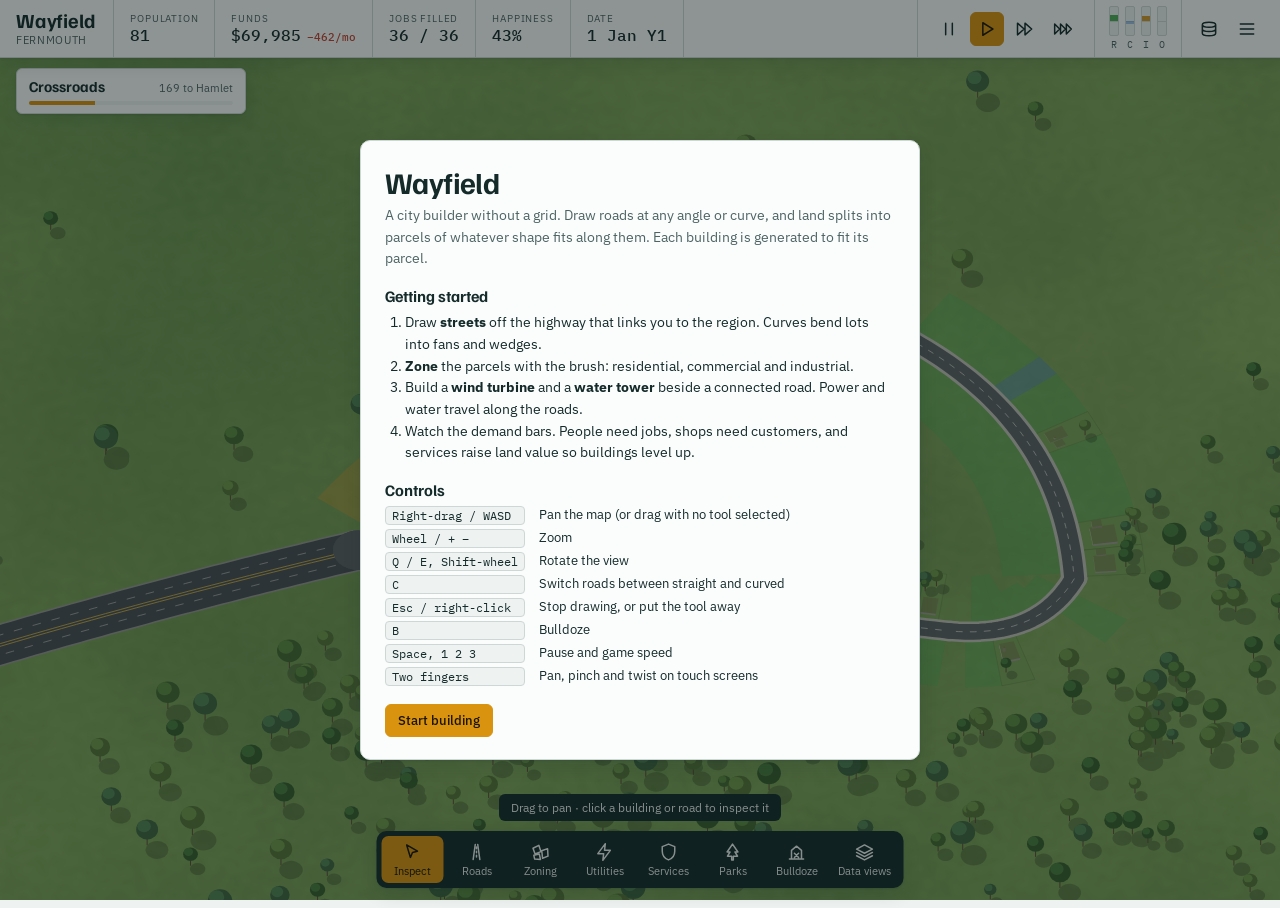
<file: games/wayfield/index.html>
<!doctype html>
<html lang="en">
<head>
<meta charset="utf-8">
<meta name="viewport" content="width=device-width, initial-scale=1, viewport-fit=cover">
<title>Wayfield</title>
<meta name="claude:viewport-fit-sides" content="cover">
<link rel="preconnect" href="https://fonts.googleapis.com">
<link rel="preconnect" href="https://fonts.gstatic.com" crossorigin>
<link rel="stylesheet" href="https://fonts.googleapis.com/css2?family=Familjen+Grotesk:wght@500;700&family=IBM+Plex+Mono:wght@400;500&family=IBM+Plex+Sans:wght@400;500;600&display=swap">
<style>
/* Layout: a full-bleed map canvas; a planning-office instrument strip on top, a tool dock at the bottom, a side sheet for details. */
:root {
  --paper: #eef2f1;
  --sheet: #fbfcfc;
  --ink: #142b2a;
  --ink-soft: #4d6463;
  --rule: #cdd8d6;
  --accent: #d9930f;      /* road-sign amber */
  --accent-ink: #1a1405;
  --good: #2f8f55;
  --warn: #c7811a;
  --bad: #c2412f;
  --z-res: #4fae58;
  --z-com: #3f84d6;
  --z-ind: #d29a2f;
  --z-off: #8b67d4;
  --shadow: 0 1px 2px rgba(20, 43, 42, .12), 0 6px 18px rgba(20, 43, 42, .12);
  --f-display: "Familjen Grotesk", "Helvetica Neue", Arial, sans-serif;
  --f-body: "IBM Plex Sans", "Segoe UI", Roboto, sans-serif;
  --f-mono: "IBM Plex Mono", ui-monospace, Menlo, Consolas, monospace;
}
@media (prefers-color-scheme: dark) {
  :root:not([data-theme="light"]) {
    --paper: #142022; --sheet: #1b2a2c; --ink: #dfe9e7; --ink-soft: #93a9a6; --rule: #2e4245;
    --accent: #f0ad35; --accent-ink: #1a1405; --good: #5cc283; --warn: #e3a248; --bad: #ec6a55;
    --shadow: 0 1px 2px rgba(0,0,0,.4), 0 8px 24px rgba(0,0,0,.35); color-scheme: dark;
  }
}
:root[data-theme="dark"] {
  --paper: #142022; --sheet: #1b2a2c; --ink: #dfe9e7; --ink-soft: #93a9a6; --rule: #2e4245;
  --accent: #f0ad35; --accent-ink: #1a1405; --good: #5cc283; --warn: #e3a248; --bad: #ec6a55;
  --shadow: 0 1px 2px rgba(0,0,0,.4), 0 8px 24px rgba(0,0,0,.35); color-scheme: dark;
}

[hidden] { display: none !important; }
html, body { height: 100%; }
body { background: var(--paper); color: var(--ink); font-family: var(--f-body); overflow: hidden; }
* { box-sizing: border-box; }
button, input, select { font: inherit; color: inherit; }
.num { font-family: var(--f-mono); font-variant-numeric: tabular-nums; }

#app { position: fixed; inset: 0; user-select: none; -webkit-user-select: none; }
#app input[type=text] { user-select: text; -webkit-user-select: text; }
#view { position: absolute; inset: 0; width: 100%; height: 100%; display: block; touch-action: none; cursor: crosshair; }
#view.grab { cursor: grab; }
#view.grabbing { cursor: grabbing; }

/* ---------- top instrument strip ---------- */
#topbar {
  position: absolute; top: 0; left: 0; right: 0; z-index: 5;
  display: flex; align-items: stretch; gap: 0; flex-wrap: wrap;
  background: var(--sheet); border-bottom: 1px solid var(--rule); box-shadow: var(--shadow);
  padding-top: env(safe-area-inset-top, 0px);
  padding-left: max(16px, env(safe-area-inset-left, 0px));
  padding-right: max(16px, env(safe-area-inset-right, 0px));
}
.brand { display: flex; flex-direction: column; justify-content: center; padding: 6px 18px 6px 0; border-right: 1px solid var(--rule); min-width: 0; }
.brand b { font-family: var(--f-display); font-weight: 700; font-size: 20px; letter-spacing: -.01em; line-height: 1; }
.brand span { font-size: 11px; color: var(--ink-soft); letter-spacing: .06em; text-transform: uppercase; margin-top: 3px; white-space: nowrap; }
.stats { display: flex; flex-wrap: wrap; min-width: 0; }
.stat { display: flex; flex-direction: column; justify-content: center; padding: 6px 16px; border-right: 1px solid var(--rule); min-width: 0; }
.stat .lbl { font-size: 10px; text-transform: uppercase; letter-spacing: .08em; color: var(--ink-soft); }
.stat .val { font-family: var(--f-mono); font-variant-numeric: tabular-nums; font-size: 16px; font-weight: 500; white-space: nowrap; }
.delta { font-family: var(--f-mono); font-size: 11px; margin-left: 6px; }
.delta.pos { color: var(--good); } .delta.neg { color: var(--bad); }
.spacer { flex: 1 1 auto; }
.speed { display: flex; align-items: center; gap: 4px; padding: 6px 14px; border-left: 1px solid var(--rule); }
.demand { display: flex; align-items: flex-end; gap: 6px; padding: 6px 14px; border-left: 1px solid var(--rule); }
.dbar { display: flex; flex-direction: column; align-items: center; gap: 2px; }
.dbar .track { width: 10px; height: 30px; background: var(--paper); border: 1px solid var(--rule); position: relative; overflow: hidden; border-radius: 2px; }
.dbar .fill { position: absolute; left: 0; right: 0; bottom: 50%; height: 0; }
.dbar .mid { position: absolute; left: 0; right: 0; top: 50%; height: 1px; background: var(--rule); }
.dbar small { font-family: var(--f-mono); font-size: 10px; color: var(--ink-soft); }
.menu-wrap { display: flex; align-items: center; padding-left: 10px; border-left: 1px solid var(--rule); gap: 4px; }

.ibtn {
  width: 34px; height: 34px; display: inline-grid; place-items: center; border-radius: 6px;
  border: 1px solid transparent; background: transparent; cursor: pointer; padding: 0;
}
.ibtn:hover { background: var(--paper); border-color: var(--rule); }
.ibtn[aria-pressed="true"] { background: var(--accent); color: var(--accent-ink); border-color: var(--accent); }
.ibtn svg, .tool svg, .cat svg { width: 20px; height: 20px; fill: none; stroke: currentColor; stroke-width: 1.8; stroke-linecap: round; stroke-linejoin: round; }
button:focus-visible, input:focus-visible, select:focus-visible { outline: 2px solid var(--accent); outline-offset: 2px; }

/* milestone ribbon */
#milestone { position: absolute; z-index: 4; left: max(16px, env(safe-area-inset-left, 0px)); top: calc(var(--top-h, 56px) + 10px);
  background: var(--sheet); border: 1px solid var(--rule); border-radius: 6px; box-shadow: var(--shadow); padding: 8px 12px; width: 230px; max-width: calc(100% - 32px); }
#milestone .row { display: flex; justify-content: space-between; align-items: baseline; gap: 8px; }
#milestone b { font-family: var(--f-display); font-size: 15px; }
#milestone small { color: var(--ink-soft); font-size: 11px; }
#milestone .bar { height: 4px; background: var(--paper); border-radius: 2px; margin-top: 6px; overflow: hidden; }
#milestone .bar i { display: block; height: 100%; background: var(--accent); width: 0; transition: width .4s; }

/* ---------- dock ---------- */
#dock { position: absolute; z-index: 5; left: 50%; transform: translateX(-50%);
  bottom: calc(12px + env(safe-area-inset-bottom, 0px)); display: flex; flex-direction: column; align-items: center; gap: 8px;
  max-width: calc(100% - 2 * max(16px, env(safe-area-inset-left, 0px))); }
#palette { display: flex; align-items: center; gap: 4px; background: var(--sheet); border: 1px solid var(--rule); border-radius: 8px; box-shadow: var(--shadow);
  padding: 6px; max-width: 100%; overflow-x: auto; scrollbar-width: thin; }
#palette:empty { display: none; }
#cats { display: flex; gap: 2px; background: var(--ink); color: var(--paper); border-radius: 10px; padding: 5px; box-shadow: var(--shadow); max-width: 100%; overflow-x: auto; }
.cat { display: flex; flex-direction: column; align-items: center; gap: 2px; min-width: 62px; padding: 6px 8px 5px; border-radius: 7px; border: 0; background: transparent; cursor: pointer; color: inherit; }
.cat span { font-size: 11px; white-space: nowrap; }
.cat:hover { background: rgba(255,255,255,.08); }
.cat[aria-pressed="true"] { background: var(--accent); color: var(--accent-ink); }
.tool { display: flex; flex-direction: column; align-items: center; justify-content: center; gap: 3px; min-width: 76px; padding: 6px 8px; border-radius: 6px;
  border: 1px solid transparent; background: transparent; cursor: pointer; position: relative; }
.tool:hover { background: var(--paper); border-color: var(--rule); }
.tool[aria-pressed="true"] { border-color: var(--accent); background: color-mix(in srgb, var(--accent) 16%, var(--sheet)); }
.tool:disabled { opacity: .45; cursor: not-allowed; }
.tool .tname { font-size: 12px; font-weight: 500; white-space: nowrap; }
.tool .tcost { font-family: var(--f-mono); font-size: 10px; color: var(--ink-soft); white-space: nowrap; }
.tool .swatch { width: 20px; height: 20px; border-radius: 4px; border: 2px solid currentColor; }
.sep { width: 1px; align-self: stretch; background: var(--rule); margin: 2px 4px; flex: none; }
.optgroup { display: flex; flex-direction: column; gap: 3px; padding: 0 6px; }
.optgroup label { font-size: 10px; text-transform: uppercase; letter-spacing: .08em; color: var(--ink-soft); }
.optgroup input[type=range] { width: 110px; accent-color: var(--accent); }

#hint { position: absolute; z-index: 4; left: 50%; transform: translateX(-50%); bottom: calc(150px + env(safe-area-inset-bottom, 0px));
  background: var(--ink); color: var(--paper); font-size: 12px; padding: 6px 12px; border-radius: 6px; pointer-events: none; white-space: nowrap; max-width: calc(100% - 32px); overflow: hidden; text-overflow: ellipsis; }
#hint kbd { font-family: var(--f-mono); font-size: 11px; border: 1px solid rgba(255,255,255,.35); border-radius: 3px; padding: 0 4px; }

/* ---------- side sheet ---------- */
#panel { position: absolute; z-index: 6; right: max(16px, env(safe-area-inset-right, 0px)); top: calc(var(--top-h, 56px) + 10px); width: 300px; max-width: calc(100% - 32px);
  max-height: calc(100% - var(--top-h, 56px) - 190px); overflow-y: auto; background: var(--sheet); border: 1px solid var(--rule); border-radius: 8px; box-shadow: var(--shadow); }
#panel header { display: flex; align-items: center; justify-content: space-between; gap: 8px; padding: 12px 12px 8px 16px; border-bottom: 1px solid var(--rule); position: sticky; top: 0; background: var(--sheet); }
#panel h2 { font-family: var(--f-display); font-size: 18px; margin: 0; text-wrap: balance; }
#panel .sub { font-size: 11px; text-transform: uppercase; letter-spacing: .08em; color: var(--ink-soft); }
#panel .body { padding: 12px 16px 16px; display: flex; flex-direction: column; gap: 12px; }
.kv { display: grid; grid-template-columns: 1fr auto; gap: 6px 12px; font-size: 13px; }
.kv dt { color: var(--ink-soft); } .kv dd { margin: 0; text-align: right; font-family: var(--f-mono); font-variant-numeric: tabular-nums; }
.meter { height: 6px; border-radius: 3px; background: var(--paper); overflow: hidden; }
.meter i { display: block; height: 100%; }
.pill { display: inline-block; font-size: 11px; padding: 1px 8px; border-radius: 999px; border: 1px solid currentColor; font-weight: 500; }
.pill.ok { color: var(--good); } .pill.no { color: var(--bad); } .pill.warn { color: var(--warn); }
.sect { font-size: 11px; text-transform: uppercase; letter-spacing: .08em; color: var(--ink-soft); margin: 4px 0 -4px; }
.tax { display: grid; grid-template-columns: 90px 1fr 44px; align-items: center; gap: 8px; font-size: 13px; }
.tax input { width: 100%; accent-color: var(--accent); }
.btn { border: 1px solid var(--rule); background: var(--paper); border-radius: 6px; padding: 7px 12px; cursor: pointer; font-weight: 500; font-size: 13px; }
.btn:hover { border-color: var(--ink-soft); }
.btn.danger { color: var(--bad); }
.btn.primary { background: var(--accent); border-color: var(--accent); color: var(--accent-ink); }
.row-btns { display: flex; gap: 8px; flex-wrap: wrap; }
#spark { width: 100%; height: 60px; display: block; }

/* ---------- toasts ---------- */
#toasts { position: absolute; z-index: 7; top: calc(var(--top-h, 56px) + 12px); left: 50%; transform: translateX(-50%); display: flex; flex-direction: column; gap: 6px; align-items: center; pointer-events: none; width: min(440px, calc(100% - 32px)); }
.toast { background: var(--sheet); border: 1px solid var(--rule); border-left: 4px solid var(--accent); border-radius: 6px; box-shadow: var(--shadow); padding: 8px 12px; font-size: 13px; width: 100%; animation: tin .25s ease-out; }
.toast.bad { border-left-color: var(--bad); } .toast.good { border-left-color: var(--good); }
.toast b { font-family: var(--f-display); }
@keyframes tin { from { transform: translateY(-6px); opacity: 0; } to { transform: none; opacity: 1; } }

/* ---------- modal cards ---------- */
.overlay { position: absolute; inset: 0; z-index: 20; display: grid; place-items: center; background: rgba(10, 22, 22, .45);
  padding-left: max(16px, env(safe-area-inset-left, 0px)); padding-right: max(16px, env(safe-area-inset-right, 0px)); padding-block: 16px; }
.card { background: var(--sheet); border: 1px solid var(--rule); border-radius: 10px; box-shadow: var(--shadow); width: min(560px, 100%); max-height: 100%; overflow-y: auto; padding: 22px 24px; }
.card h1 { font-family: var(--f-display); font-size: 30px; margin: 0 0 4px; letter-spacing: -.02em; text-wrap: balance; }
.card h3 { font-family: var(--f-display); font-size: 16px; margin: 16px 0 6px; }
.card p, .card li { font-size: 14px; line-height: 1.55; color: var(--ink); max-width: 65ch; }
.card .lede { color: var(--ink-soft); margin-top: 0; }
.card ol { padding-left: 20px; margin: 6px 0; }
.keys { display: grid; grid-template-columns: auto 1fr; gap: 4px 14px; font-size: 13px; }
.keys kbd { font-family: var(--f-mono); font-size: 12px; background: var(--paper); border: 1px solid var(--rule); border-radius: 4px; padding: 1px 6px; white-space: nowrap; }
.card .row-btns { margin-top: 18px; }
.field { display: flex; flex-direction: column; gap: 4px; font-size: 13px; }
.field input[type=text] { border: 1px solid var(--rule); background: var(--paper); border-radius: 6px; padding: 7px 10px; }
.check { display: flex; align-items: center; gap: 8px; font-size: 14px; }

@media (max-width: 760px) {
  .brand, .stat.optional { display: none; }
  .stat { padding: 5px 10px; }
  .stat .val { font-size: 14px; }
  .demand { padding: 5px 8px; }
  #milestone { display: none; }
  .cat { min-width: 54px; }
  .tool { min-width: 66px; }
  #panel { top: auto; bottom: calc(150px + env(safe-area-inset-bottom, 0px)); max-height: 45%; }
}
@media (prefers-reduced-motion: reduce) {
  .toast { animation: none; }
  #milestone .bar i { transition: none; }
}
</style>
</head>
<body>
<div id="app">
  <canvas id="view" aria-label="City map"></canvas>

  <header id="topbar">
    <div class="brand"><b>Wayfield</b><span id="cityName">New settlement</span></div>
    <div class="stats">
      <div class="stat"><span class="lbl">Population</span><span class="val" id="sPop">0</span></div>
      <div class="stat"><span class="lbl">Funds</span><span class="val"><span id="sMoney">$0</span><span class="delta" id="sNet"></span></span></div>
      <div class="stat optional"><span class="lbl">Jobs filled</span><span class="val" id="sJobs">0 / 0</span></div>
      <div class="stat optional"><span class="lbl">Happiness</span><span class="val" id="sHappy">–</span></div>
      <div class="stat"><span class="lbl">Date</span><span class="val" id="sDate">Jan Y1</span></div>
    </div>
    <div class="spacer"></div>
    <div class="speed" role="group" aria-label="Game speed">
      <button class="ibtn" data-speed="0" title="Pause (Space)" aria-label="Pause"><svg viewBox="0 0 24 24"><path d="M8 5v14M16 5v14"/></svg></button>
      <button class="ibtn" data-speed="1" title="Normal speed (1)" aria-label="Normal speed"><svg viewBox="0 0 24 24"><path d="M7 4.5 19 12 7 19.5z"/></svg></button>
      <button class="ibtn" data-speed="2" title="Fast (2)" aria-label="Fast"><svg viewBox="0 0 24 24"><path d="M3 5l8 7-8 7zM12 5l8 7-8 7z"/></svg></button>
      <button class="ibtn" data-speed="3" title="Fastest (3)" aria-label="Fastest"><svg viewBox="0 0 24 24"><path d="M2 6l6 6-6 6zM9 6l6 6-6 6zM16 6l6 6-6 6z"/></svg></button>
    </div>
    <div class="demand" title="Zone demand: how much each zone type wants to grow">
      <div class="dbar"><div class="track"><div class="mid"></div><div class="fill" id="dRes" style="background:var(--z-res)"></div></div><small>R</small></div>
      <div class="dbar"><div class="track"><div class="mid"></div><div class="fill" id="dCom" style="background:var(--z-com)"></div></div><small>C</small></div>
      <div class="dbar"><div class="track"><div class="mid"></div><div class="fill" id="dInd" style="background:var(--z-ind)"></div></div><small>I</small></div>
      <div class="dbar"><div class="track"><div class="mid"></div><div class="fill" id="dOff" style="background:var(--z-off)"></div></div><small>O</small></div>
    </div>
    <div class="menu-wrap">
      <button class="ibtn" id="budgetBtn" title="Budget and taxes" aria-label="Budget and taxes"><svg viewBox="0 0 24 24"><path d="M12 4c4.4 0 8 1.3 8 3s-3.6 3-8 3-8-1.3-8-3 3.6-3 8-3zM4 7v5c0 1.7 3.6 3 8 3s8-1.3 8-3V7M4 12v5c0 1.7 3.6 3 8 3s8-1.3 8-3v-5"/></svg></button>
      <button class="ibtn" id="menuBtn" title="City menu" aria-label="City menu"><svg viewBox="0 0 24 24"><path d="M4 6h16M4 12h16M4 18h16"/></svg></button>
    </div>
  </header>

  <div id="milestone" title="Grow your population to reach the next milestone and unlock new buildings">
    <div class="row"><b id="msName">Crossroads</b><small id="msNext">250 to Hamlet</small></div>
    <div class="bar"><i id="msBar"></i></div>
  </div>

  <div id="toasts" aria-live="polite"></div>
  <aside id="panel" hidden></aside>
  <div id="hint"></div>

  <nav id="dock" aria-label="Tools">
    <div id="palette"></div>
    <div id="cats"></div>
  </nav>

  <div class="overlay" id="menu" hidden>
    <div class="card" role="dialog" aria-labelledby="menuTitle">
      <h1 id="menuTitle">City menu</h1>
      <p class="lede">Your city saves to this browser at the start of every month.</p>
      <div class="field"><label for="cityInput">City name</label><input type="text" id="cityInput" maxlength="32"></div>
      <h3>Display</h3>
      <label class="check"><input type="checkbox" id="optNight" checked> Day and night cycle</label>
      <label class="check"><input type="checkbox" id="optEdge" checked> Pan when the pointer touches the screen edge</label>
      <div class="row-btns">
        <button class="btn primary" id="menuClose">Back to the city</button>
        <button class="btn" id="saveBtn">Save now</button>
        <button class="btn" id="helpBtn">How to play</button>
        <button class="btn danger" id="newBtn">Start a new city</button>
      </div>
      <div class="row-btns" id="newConfirm" hidden>
        <span style="font-size:13px;align-self:center">This replaces the current city and its save.</span>
        <button class="btn danger" id="newYes">Replace it</button>
        <button class="btn" id="newNo">Keep playing</button>
      </div>
    </div>
  </div>

  <div class="overlay" id="help" hidden>
    <div class="card" role="dialog" aria-labelledby="helpTitle">
      <h1 id="helpTitle">Wayfield</h1>
      <p class="lede">A city builder without a grid. Draw roads at any angle or curve, and land splits into parcels of whatever shape fits along them. Each building is generated to fit its parcel.</p>
      <h3>Getting started</h3>
      <ol>
        <li>Draw <b>streets</b> off the highway that links you to the region. Curves bend lots into fans and wedges.</li>
        <li><b>Zone</b> the parcels with the brush: residential, commercial and industrial.</li>
        <li>Build a <b>wind turbine</b> and a <b>water tower</b> beside a connected road. Power and water travel along the roads.</li>
        <li>Watch the demand bars. People need jobs, shops need customers, and services raise land value so buildings level up.</li>
      </ol>
      <h3>Controls</h3>
      <div class="keys">
        <kbd>Right-drag / WASD</kbd><span>Pan the map (or drag with no tool selected)</span>
        <kbd>Wheel / + −</kbd><span>Zoom</span>
        <kbd>Q / E, Shift-wheel</kbd><span>Rotate the view</span>
        <kbd>C</kbd><span>Switch roads between straight and curved</span>
        <kbd>Esc / right-click</kbd><span>Stop drawing, or put the tool away</span>
        <kbd>B</kbd><span>Bulldoze</span>
        <kbd>Space, 1 2 3</kbd><span>Pause and game speed</span>
        <kbd>Two fingers</kbd><span>Pan, pinch and twist on touch screens</span>
      </div>
      <div class="row-btns"><button class="btn primary" id="helpClose">Start building</button></div>
    </div>
  </div>
</div>
<script>
"use strict";
(() => {
// ===================== core: maths, geometry, spatial index, terrain =====================
const TAU = Math.PI * 2;
const clamp = (v, a, b) => v < a ? a : v > b ? b : v;
const lerp = (a, b, t) => a + (b - a) * t;
const smooth = (a, b, x) => { const t = clamp((x - a) / (b - a), 0, 1); return t * t * (3 - 2 * t); };

function mulberry32(a) {
  return function () {
    a |= 0; a = a + 0x6D2B79F5 | 0;
    let t = Math.imul(a ^ a >>> 15, 1 | a);
    t = t + Math.imul(t ^ t >>> 7, 61 | t) ^ t;
    return ((t ^ t >>> 14) >>> 0) / 4294967296;
  };
}
function hash2(a, b) {
  let h = Math.imul(a | 0, 374761393) + Math.imul(b | 0, 668265263);
  h = Math.imul(h ^ (h >>> 13), 1274126177);
  return ((h ^ (h >>> 16)) >>> 0) / 4294967296;
}
const pick = (r, arr) => arr[Math.floor(r() * arr.length) % arr.length];

function makeNoise(seed) {
  const r = mulberry32(seed);
  const perm = new Uint8Array(256), val = new Float32Array(256);
  for (let i = 0; i < 256; i++) { perm[i] = i; val[i] = r(); }
  for (let i = 255; i > 0; i--) { const j = Math.floor(r() * (i + 1)); const t = perm[i]; perm[i] = perm[j]; perm[j] = t; }
  const h = (i, j) => val[perm[(perm[i & 255] + j) & 255]];
  function n2(x, y) {
    const xi = Math.floor(x), yi = Math.floor(y), xf = x - xi, yf = y - yi;
    const u = xf * xf * (3 - 2 * xf), v = yf * yf * (3 - 2 * yf);
    return lerp(lerp(h(xi, yi), h(xi + 1, yi), u), lerp(h(xi, yi + 1), h(xi + 1, yi + 1), u), v);
  }
  return (x, y, oct = 4) => {
    let s = 0, a = 1, f = 1, t = 0;
    for (let o = 0; o < oct; o++) { s += a * n2(x * f + o * 17.3, y * f - o * 9.1); t += a; a *= 0.5; f *= 2; }
    return s / t;
  };
}

// ---------- geometry ----------
function segInter(ax, ay, bx, by, cx, cy, dx, dy) {
  const rX = bx - ax, rY = by - ay, sX = dx - cx, sY = dy - cy;
  const den = rX * sY - rY * sX;
  if (Math.abs(den) < 1e-9) return null;
  const t = ((cx - ax) * sY - (cy - ay) * sX) / den;
  const u = ((cx - ax) * rY - (cy - ay) * rX) / den;
  return (t >= 0 && t <= 1 && u >= 0 && u <= 1) ? [t, u] : null;
}
function distPtSeg(px, py, ax, ay, bx, by) {
  const dx = bx - ax, dy = by - ay, L = dx * dx + dy * dy;
  let t = L ? ((px - ax) * dx + (py - ay) * dy) / L : 0;
  t = clamp(t, 0, 1);
  const x = ax + dx * t - px, y = ay + dy * t - py;
  return Math.sqrt(x * x + y * y);
}
function segSegDist(ax, ay, bx, by, cx, cy, dx, dy) {
  if (segInter(ax, ay, bx, by, cx, cy, dx, dy)) return 0;
  return Math.min(distPtSeg(ax, ay, cx, cy, dx, dy), distPtSeg(bx, by, cx, cy, dx, dy),
    distPtSeg(cx, cy, ax, ay, bx, by), distPtSeg(dx, dy, ax, ay, bx, by));
}
function pointInPoly(x, y, P) {
  let c = false;
  for (let i = 0, j = P.length - 1; i < P.length; j = i++) {
    const xi = P[i][0], yi = P[i][1], xj = P[j][0], yj = P[j][1];
    if (((yi > y) !== (yj > y)) && (x < (xj - xi) * (y - yi) / (yj - yi) + xi)) c = !c;
  }
  return c;
}
function polyArea(P) { let a = 0; for (let i = 0, j = P.length - 1; i < P.length; j = i++) a += (P[j][0] * P[i][1] - P[i][0] * P[j][1]); return a / 2; }
function polyCentroid(P) { let x = 0, y = 0; for (const p of P) { x += p[0]; y += p[1]; } return [x / P.length, y / P.length]; }
function polyConvex(P) {
  let sign = 0;
  for (let i = 0; i < P.length; i++) {
    const a = P[i], b = P[(i + 1) % P.length], c = P[(i + 2) % P.length];
    const cr = (b[0] - a[0]) * (c[1] - b[1]) - (b[1] - a[1]) * (c[0] - b[0]);
    if (Math.abs(cr) < 1e-6) continue;
    const s = cr > 0 ? 1 : -1;
    if (!sign) sign = s; else if (s !== sign) return false;
  }
  return true;
}
function polysOverlap(A, B, pad = 0) { // SAT, convex polygons
  for (const P of [A, B]) {
    for (let i = 0; i < P.length; i++) {
      const a = P[i], b = P[(i + 1) % P.length];
      let nx = b[1] - a[1], ny = a[0] - b[0];
      const L = Math.hypot(nx, ny) || 1; nx /= L; ny /= L;
      let amin = Infinity, amax = -Infinity, bmin = Infinity, bmax = -Infinity;
      for (const p of A) { const d = p[0] * nx + p[1] * ny; if (d < amin) amin = d; if (d > amax) amax = d; }
      for (const p of B) { const d = p[0] * nx + p[1] * ny; if (d < bmin) bmin = d; if (d > bmax) bmax = d; }
      if (amax - pad <= bmin || bmax - pad <= amin) return false;
    }
  }
  return true;
}
function segPolyDist(ax, ay, bx, by, P) {
  if (pointInPoly(ax, ay, P) || pointInPoly(bx, by, P)) return 0;
  let d = Infinity;
  for (let i = 0, j = P.length - 1; i < P.length; j = i++) {
    d = Math.min(d, segSegDist(ax, ay, bx, by, P[j][0], P[j][1], P[i][0], P[i][1]));
    if (d === 0) return 0;
  }
  return d;
}
function polyBBox(P) {
  let x0 = Infinity, y0 = Infinity, x1 = -Infinity, y1 = -Infinity;
  for (const p of P) { if (p[0] < x0) x0 = p[0]; if (p[0] > x1) x1 = p[0]; if (p[1] < y0) y0 = p[1]; if (p[1] > y1) y1 = p[1]; }
  return [x0, y0, x1, y1];
}
function convexHull(pts) {
  const p = pts.slice().sort((a, b) => a[0] - b[0] || a[1] - b[1]);
  if (p.length < 3) return p;
  const cr = (o, a, b) => (a[0] - o[0]) * (b[1] - o[1]) - (a[1] - o[1]) * (b[0] - o[0]);
  const lo = [], up = [];
  for (const q of p) { while (lo.length >= 2 && cr(lo[lo.length - 2], lo[lo.length - 1], q) <= 0) lo.pop(); lo.push(q); }
  for (let i = p.length - 1; i >= 0; i--) { const q = p[i]; while (up.length >= 2 && cr(up[up.length - 2], up[up.length - 1], q) <= 0) up.pop(); up.push(q); }
  up.pop(); lo.pop();
  return lo.concat(up);
}
// bilinear point inside a quad [f0, f1, b1, b0]: a along the front, b into the depth
function quadAt(Q, a, b) {
  const fx = lerp(Q[0][0], Q[1][0], a), fy = lerp(Q[0][1], Q[1][1], a);
  const bx = lerp(Q[3][0], Q[2][0], a), by = lerp(Q[3][1], Q[2][1], a);
  return [lerp(fx, bx, b), lerp(fy, by, b)];
}
function quadRect(Q, a0, a1, b0, b1) { return [quadAt(Q, a0, b0), quadAt(Q, a1, b0), quadAt(Q, a1, b1), quadAt(Q, a0, b1)]; }
function insetPoly(P, d) { // shrink toward centroid by roughly d metres (convex)
  const [cx, cy] = polyCentroid(P);
  return P.map(p => { const dx = p[0] - cx, dy = p[1] - cy, L = Math.hypot(dx, dy) || 1; const k = Math.max(0.1, (L - d) / L); return [cx + dx * k, cy + dy * k]; });
}
function circlePoly(x, y, r, n = 12) { const P = []; for (let i = 0; i < n; i++) { const a = i / n * TAU; P.push([x + Math.cos(a) * r, y + Math.sin(a) * r]); } return P; }

// ---------- spatial hash ----------
class Grid {
  constructor(cell) { this.c = cell; this.m = new Map(); this.k = new Map(); }
  add(item, x0, y0, x1, y1) {
    const c = this.c, keys = [];
    for (let i = Math.floor(x0 / c); i <= Math.floor(x1 / c); i++)
      for (let j = Math.floor(y0 / c); j <= Math.floor(y1 / c); j++) {
        const key = i * 65536 + j;
        let s = this.m.get(key); if (!s) this.m.set(key, s = new Set());
        s.add(item); keys.push(key);
      }
    this.k.set(item, keys);
  }
  remove(item) {
    const keys = this.k.get(item); if (!keys) return;
    for (const key of keys) { const s = this.m.get(key); if (s) { s.delete(item); if (!s.size) this.m.delete(key); } }
    this.k.delete(item);
  }
  query(x0, y0, x1, y1, out = new Set()) {
    const c = this.c;
    for (let i = Math.floor(x0 / c); i <= Math.floor(x1 / c); i++)
      for (let j = Math.floor(y0 / c); j <= Math.floor(y1 / c); j++) {
        const s = this.m.get(i * 65536 + j); if (s) for (const it of s) out.add(it);
      }
    return out;
  }
  clear() { this.m.clear(); this.k.clear(); }
}

// ---------- terrain ----------
const WORLD = 3600, TRES = 4, TN = WORLD / TRES;
let water = null, terrainCanvas = null, shoreD = null;
const HWY_Y = WORLD * 0.52;

function isWater(x, y) {
  if (x < 0 || y < 0 || x >= WORLD || y >= WORLD) return true;
  return water[(y / TRES | 0) * TN + (x / TRES | 0)] === 1;
}
function nearWater(x, y, r) {
  for (let a = 0; a < 8; a++) { const t = a / 8 * TAU; if (isWater(x + Math.cos(t) * r, y + Math.sin(t) * r)) return true; }
  return false;
}

function genTerrain(seed) {
  const nz = makeNoise(seed), nz2 = makeNoise(seed + 7), nz3 = makeNoise(seed + 13);
  const r = mulberry32(seed);
  water = new Uint8Array(TN * TN);
  shoreD = new Float32Array(TN * TN);
  const riverX0 = WORLD * (0.63 + r() * 0.1), ph = r() * 10;
  for (let j = 0; j < TN; j++) {
    const y = j * TRES + TRES / 2;
    const rx = riverX0 + Math.sin(y / 560 + ph) * 190 + Math.sin(y / 210 + ph * 2) * 60 + (nz(3, y / 420) - 0.5) * 240;
    const rw = 42 + nz(7, y / 300) * 55;
    for (let i = 0; i < TN; i++) {
      const x = i * TRES + TRES / 2;
      const dr = Math.abs(x - rx) - rw;
      let lk = (nz2(x / 760, y / 760, 4) - 0.64) * 1100;
      // keep the founding area along the highway dry
      const dh = Math.max(0, 520 - Math.hypot(Math.max(0, x - WORLD * 0.42), y - HWY_Y));
      if (x < WORLD * 0.5) lk -= dh * 3;
      const d = Math.min(dr, -lk);
      water[j * TN + i] = d < 0 ? 1 : 0;
      shoreD[j * TN + i] = d;
    }
  }
  terrainCanvas = document.createElement('canvas');
  terrainCanvas.width = TN; terrainCanvas.height = TN;
  const g = terrainCanvas.getContext('2d');
  const img = g.createImageData(TN, TN), D = img.data;
  for (let j = 0; j < TN; j++) for (let i = 0; i < TN; i++) {
    const k = j * TN + i, x = i * TRES, y = j * TRES, d = shoreD[k];
    let R, G, B;
    if (d < 0) {
      const t = smooth(0, 60, -d);
      R = lerp(96, 52, t); G = lerp(158, 104, t); B = lerp(182, 146, t);
    } else if (d < 9) {
      R = 212; G = 200; B = 150;
    } else {
      const n = nz3(x / 340, y / 340, 4), m = nz(x / 90 + 50, y / 90, 2);
      const t = clamp(n * 1.2 - 0.1, 0, 1);
      R = lerp(146, 104, t) + (m - 0.5) * 14; G = lerp(176, 146, t) + (m - 0.5) * 16; B = lerp(98, 78, t) + (m - 0.5) * 8;
      const wet = 1 - smooth(9, 40, d); R -= wet * 14; G -= wet * 4; B -= wet * 6;
    }
    const grain = (hash2(i, j) - 0.5) * 6;
    D[k * 4] = R + grain; D[k * 4 + 1] = G + grain; D[k * 4 + 2] = B + grain; D[k * 4 + 3] = 255;
  }
  g.putImageData(img, 0, 0);
}

// ---------- trees ----------
let trees = [];
const treeGrid = new Grid(48);
function genTrees(seed) {
  trees = []; treeGrid.clear();
  const r = mulberry32(seed + 99), nz = makeNoise(seed + 31);
  for (let k = 0; k < 26000; k++) {
    const x = r() * WORLD, y = r() * WORLD;
    const f = nz(x / 520, y / 520, 3);
    const dens = smooth(0.48, 0.7, f) * 0.9 + 0.03;
    if (r() > dens) continue;
    if (isWater(x, y) || nearWater(x, y, 6)) continue;
    if (x < WORLD * 0.42 && Math.abs(y - HWY_Y) < 40) continue;
    addTree(x, y, 3 + r() * 3.2, r);
  }
}
function addTree(x, y, rad, r) {
  const t = { x, y, r: rad, h: rad * 2.1 + 2, c: Math.floor(r() * 4), dead: false };
  trees.push(t); treeGrid.add(t, x - rad, y - rad, x + rad, y + rad);
  return t;
}
function clearTreesInPoly(P, pad = 1) {
  const [x0, y0, x1, y1] = polyBBox(P);
  for (const t of treeGrid.query(x0 - 8, y0 - 8, x1 + 8, y1 + 8)) {
    if (pointInPoly(t.x, t.y, P) || minDistToPoly(t.x, t.y, P) < t.r * 0.6 + pad) { t.dead = true; treeGrid.remove(t); }
  }
}
function minDistToPoly(x, y, P) {
  let d = Infinity;
  for (let i = 0, j = P.length - 1; i < P.length; j = i++) d = Math.min(d, distPtSeg(x, y, P[j][0], P[j][1], P[i][0], P[i][1]));
  return d;
}

// ===================== network: roads, parcels, service buildings =====================
const ROADS = {
  street:  { name: 'Street',  w: 10, speed: 13, cost: 5,  upkeep: 0.3, lanes: 1, lots: true,  unlock: 0, desc: 'Two lanes, lined with parcels' },
  avenue:  { name: 'Avenue',  w: 18, speed: 19, cost: 12, upkeep: 0.6, lanes: 2, lots: true,  unlock: 1, desc: 'Four lanes with a median, deeper parcels' },
  highway: { name: 'Highway', w: 24, speed: 30, cost: 24, upkeep: 1.0, lanes: 2, lots: false, unlock: 3, desc: 'Fast, no parcels alongside' },
};

const ZONES = {
  resL: { name: 'Low-density housing',  short: 'Houses',     key: 'res', color: [79, 174, 88],  css: 'var(--z-res)', unlock: 0 },
  resH: { name: 'High-density housing', short: 'Apartments', key: 'res', color: [40, 130, 62],  css: '#2c8a45', unlock: 1 },
  com:  { name: 'Commercial',           short: 'Shops',      key: 'com', color: [63, 132, 214], css: 'var(--z-com)', unlock: 0 },
  off:  { name: 'Office',               short: 'Offices',    key: 'off', color: [139, 103, 212], css: 'var(--z-off)', unlock: 2 },
  ind:  { name: 'Industrial',           short: 'Industry',   key: 'ind', color: [210, 154, 47], css: 'var(--z-ind)', unlock: 0 },
};

const SERVICES = {
  wind:   { name: 'Wind turbine',      cat: 'util', icon: 'wind',   cost: 3500,  upkeep: 110, power: 5,  size: [14, 14], unlock: 0, desc: '5 MW, clean' },
  coal:   { name: 'Coal power plant',  cat: 'util', icon: 'bolt',   cost: 16000, upkeep: 520, power: 40, size: [48, 34], unlock: 0, pollution: 380, desc: '40 MW, pollutes' },
  tower:  { name: 'Water tower',       cat: 'util', icon: 'drop',   cost: 2500,  upkeep: 80,  water: 9,  size: [12, 12], unlock: 0, desc: '9 m³/h' },
  pump:   { name: 'Water pump',        cat: 'util', icon: 'drop',   cost: 7000,  upkeep: 290, water: 48, size: [22, 18], unlock: 0, needsWater: true, desc: '48 m³/h, on a shore' },
  police: { name: 'Police station',    cat: 'svc',  icon: 'shield', cost: 6000,  upkeep: 260, radius: 400, size: [24, 18], unlock: 1, desc: 'Safety, 400 m' },
  fire:   { name: 'Fire station',      cat: 'svc',  icon: 'flame',  cost: 6000,  upkeep: 260, radius: 400, size: [24, 20], unlock: 1, desc: 'Fire cover, 400 m' },
  clinic: { name: 'Clinic',            cat: 'svc',  icon: 'cross',  cost: 7500,  upkeep: 300, radius: 420, size: [24, 20], unlock: 1, desc: 'Health, 420 m' },
  school: { name: 'School',            cat: 'svc',  icon: 'book',   cost: 9000,  upkeep: 340, radius: 480, size: [34, 26], unlock: 2, desc: 'Education, 480 m' },
  park:   { name: 'Pocket park',       cat: 'park', icon: 'tree',   cost: 1200,  upkeep: 40,  radius: 200, size: [26, 20], unlock: 0, desc: 'Leisure, 200 m' },
  plaza:  { name: 'Town green',        cat: 'park', icon: 'tree',   cost: 5200,  upkeep: 150, radius: 340, size: [54, 38], unlock: 2, desc: 'Leisure, 340 m' },
};

const MILESTONES = [
  { pop: 0,     name: 'Crossroads', reward: 0 },
  { pop: 250,   name: 'Hamlet',     reward: 10000, unlocks: 'Avenues, apartments, police, fire and clinics' },
  { pop: 900,   name: 'Village',    reward: 20000, unlocks: 'Offices, schools and the town green' },
  { pop: 2400,  name: 'Town',       reward: 35000, unlocks: 'Highways' },
  { pop: 6000,  name: 'City',       reward: 60000 },
  { pop: 12000, name: 'Metropolis', reward: 100000 },
];

let nodes = new Map(), edges = new Map(), lots = new Map(), services = new Map();
let nextId = 1;
const edgeGrid = new Grid(64), lotGrid = new Grid(64), svcGrid = new Grid(96);
let netDirty = true;

// ---------- nodes & edges ----------
function addNode(x, y, id) {
  const n = { id: id || nextId++, x, y, edges: new Set(), outside: false };
  nodes.set(n.id, n); return n;
}
function bez(ax, ay, cx, cy, bx, by, t) { const m = 1 - t; return [m * m * ax + 2 * m * t * cx + t * t * bx, m * m * ay + 2 * m * t * cy + t * t * by]; }
function edgeGeom(e) {
  const A = nodes.get(e.a), B = nodes.get(e.b);
  const approx = Math.hypot(e.cx - A.x, e.cy - A.y) + Math.hypot(B.x - e.cx, B.y - e.cy);
  const n = Math.max(2, Math.ceil(approx / 4));
  const pts = [], cum = [0];
  for (let i = 0; i <= n; i++) pts.push(bez(A.x, A.y, e.cx, e.cy, B.x, B.y, i / n));
  for (let i = 1; i <= n; i++) cum.push(cum[i - 1] + Math.hypot(pts[i][0] - pts[i - 1][0], pts[i][1] - pts[i - 1][1]));
  e.pts = pts; e.cum = cum; e.n = n; e.len = cum[n];
  e.bbox = polyBBox(pts);
  e.wet = pts.map(p => isWater(p[0], p[1]));
  e.wetLen = 0; for (let i = 1; i <= n; i++) if (e.wet[i] || e.wet[i - 1]) e.wetLen += cum[i] - cum[i - 1];
  const path = new Path2D(); path.moveTo(pts[0][0], pts[0][1]); for (let i = 1; i <= n; i++) path.lineTo(pts[i][0], pts[i][1]);
  e.path = path; e.markKey = null;
}
function addEdge(a, b, cx, cy, type, id) {
  const e = { id: id || nextId++, a: a.id, b: b.id, cx, cy, type, cars: 0, load: 0, comp: 0 };
  edgeGeom(e);
  edges.set(e.id, e); a.edges.add(e.id); b.edges.add(e.id);
  const w = ROADS[type].w;
  edgeGrid.add(e, e.bbox[0] - w, e.bbox[1] - w, e.bbox[2] + w, e.bbox[3] + w);
  netDirty = true;
  return e;
}
function removeEdgeRaw(e) {
  edges.delete(e.id); edgeGrid.remove(e);
  const A = nodes.get(e.a), B = nodes.get(e.b);
  if (A) A.edges.delete(e.id); if (B) B.edges.delete(e.id);
  netDirty = true;
}
function otherNode(e, nid) { return e.a === nid ? e.b : e.a; }
function edgePoint(e, s) { // [x, y, tx, ty]
  s = clamp(s, 0, e.len);
  let lo = 0, hi = e.n;
  while (hi - lo > 1) { const mid = (lo + hi) >> 1; if (e.cum[mid] <= s) lo = mid; else hi = mid; }
  const L = e.cum[hi] - e.cum[lo] || 1, f = (s - e.cum[lo]) / L;
  const p = e.pts[lo], q = e.pts[hi];
  const tx = (q[0] - p[0]) / L, ty = (q[1] - p[1]) / L;
  return [lerp(p[0], q[0], f), lerp(p[1], q[1], f), tx, ty];
}
function nearestOnEdge(e, x, y) {
  let best = Infinity, bi = 0, bf = 0;
  for (let i = 0; i < e.n; i++) {
    const p = e.pts[i], q = e.pts[i + 1];
    const dx = q[0] - p[0], dy = q[1] - p[1], L = dx * dx + dy * dy;
    let f = L ? ((x - p[0]) * dx + (y - p[1]) * dy) / L : 0; f = clamp(f, 0, 1);
    const d = Math.hypot(p[0] + dx * f - x, p[1] + dy * f - y);
    if (d < best) { best = d; bi = i; bf = f; }
  }
  const s = lerp(e.cum[bi], e.cum[bi + 1], bf);
  const p = e.pts[bi], q = e.pts[bi + 1];
  return { d: best, s, t: (bi + bf) / e.n, x: lerp(p[0], q[0], bf), y: lerp(p[1], q[1], bf) };
}
function nearestEdge(x, y, r, filter) {
  let best = null;
  for (const e of edgeGrid.query(x - r, y - r, x + r, y + r)) {
    if (filter && !filter(e)) continue;
    const h = nearestOnEdge(e, x, y);
    const d = h.d - ROADS[e.type].w / 2;
    if (d < r && (!best || d < best.dd)) best = { e, ...h, dd: d };
  }
  return best;
}
function nearestNode(x, y, r) {
  let best = null, bd = r;
  for (const n of nodes.values()) { const d = Math.hypot(n.x - x, n.y - y); if (d < bd) { bd = d; best = n; } }
  return best;
}

// split edge e at bezier parameter t -> returns new middle node
function splitEdge(e, t) {
  const A = nodes.get(e.a), B = nodes.get(e.b);
  const P = bez(A.x, A.y, e.cx, e.cy, B.x, B.y, t);
  const mid = addNode(P[0], P[1]);
  removeEdgeRaw(e);
  const e1 = addEdge(A, mid, lerp(A.x, e.cx, t), lerp(A.y, e.cy, t), e.type);
  const e2 = addEdge(mid, B, lerp(e.cx, B.x, t), lerp(e.cy, B.y, t), e.type);
  reattach([e1, e2], e.id);
  return mid;
}
// lots/services that referenced an edge that was replaced find their nearest new piece
function reattach(pieces, oldId) {
  const fix = (o) => {
    let best = null, bd = Infinity;
    for (const p of pieces) { const h = nearestOnEdge(p, o.ax, o.ay); if (h.d < bd) { bd = h.d; best = { p, h }; } }
    o.edge = best.p.id; o.s = best.h.s;
  };
  for (const l of lots.values()) if (l.edge === oldId) fix(l);
  for (const sv of services.values()) if (sv.edge === oldId) fix(sv);
}

// ---------- road placement ----------
// A point from the snapping step: {x, y, node?, edge?}
function resolvePoint(p) {
  const n = nearestNode(p.x, p.y, 3);
  if (n) return n;
  const h = nearestEdge(p.x, p.y, 1.5);
  if (h && h.d < ROADS[h.e.type].w / 2 + 1.5) {
    const e = h.e, A = nodes.get(e.a), B = nodes.get(e.b);
    if (h.s < 6) return A;
    if (h.s > e.len - 6) return B;
    return splitEdge(e, h.t);
  }
  return addNode(p.x, p.y);
}

// sample a candidate road; returns analysis without changing anything
function analyseRoad(p0, c, p1, type) {
  const n = Math.max(2, Math.ceil((Math.hypot(c[0] - p0.x, c[1] - p0.y) + Math.hypot(p1.x - c[0], p1.y - c[1])) / 4));
  const pts = [];
  for (let i = 0; i <= n; i++) pts.push(bez(p0.x, p0.y, c[0], c[1], p1.x, p1.y, i / n));
  let len = 0, wet = 0;
  for (let i = 1; i <= n; i++) {
    const d = Math.hypot(pts[i][0] - pts[i - 1][0], pts[i][1] - pts[i - 1][1]);
    len += d; if (isWater(pts[i][0], pts[i][1])) wet += d;
  }
  const R = ROADS[type];
  const res = { pts, len, wet, cost: Math.round((len - wet) * R.cost + wet * R.cost * 4), ok: true, reason: '' };
  if (len < 12) { res.ok = false; res.reason = 'Too short'; return res; }
  for (const p of pts) if (p[0] < 10 || p[1] < 10 || p[0] > WORLD - 10 || p[1] > WORLD - 10) {
    const outsideOk = false; if (!outsideOk) { res.ok = false; res.reason = 'Outside the map'; return res; }
  }
  if (isWater(p0.x, p0.y) || isWater(p1.x, p1.y)) { res.ok = false; res.reason = 'Ends must be on land'; return res; }
  // turning radius: reject hairpins
  for (let i = 1; i < n; i++) {
    const a = pts[i - 1], b = pts[i], d = pts[i + 1];
    const ang = Math.abs(Math.atan2((b[0] - a[0]) * (d[1] - b[1]) - (b[1] - a[1]) * (d[0] - b[0]), (b[0] - a[0]) * (d[0] - b[0]) + (b[1] - a[1]) * (d[1] - b[1])));
    if (ang > 0.75) { res.ok = false; res.reason = 'Curve is too tight'; return res; }
  }
  // service buildings block roads
  const hw = R.w / 2;
  const bb = polyBBox(pts);
  for (const sv of svcGrid.query(bb[0] - hw, bb[1] - hw, bb[2] + hw, bb[3] + hw)) {
    for (let i = 0; i < n; i++) if (segPolyDist(pts[i][0], pts[i][1], pts[i + 1][0], pts[i + 1][1], sv.poly) < hw) {
      res.ok = false; res.reason = SERVICES[sv.type].name + ' is in the way'; return res;
    }
  }
  // parallel overlap with existing roads (shallow crossings)
  for (const e of edgeGrid.query(bb[0] - 20, bb[1] - 20, bb[2] + 20, bb[3] + 20)) {
    // a crossing stays close for ~2*lim metres; running alongside stays close much longer
    const lim = (ROADS[e.type].w + R.w) / 4;
    let run = 0;
    for (let i = 1; i < n; i++) {
      const h = nearestOnEdge(e, pts[i][0], pts[i][1]);
      const step = Math.hypot(pts[i][0] - pts[i - 1][0], pts[i][1] - pts[i - 1][1]);
      const nearEnd = Math.hypot(pts[i][0] - p0.x, pts[i][1] - p0.y) < lim * 3 || Math.hypot(pts[i][0] - p1.x, pts[i][1] - p1.y) < lim * 3;
      if (h.d < lim && !nearEnd) run += step; else run = 0;
      if (run > lim * 5) { res.ok = false; res.reason = 'Overlaps a road'; return res; }
    }
  }
  if (S.money < res.cost) { res.ok = false; res.reason = 'Not enough funds'; }
  return res;
}

function buildRoad(p0, c, p1, type) {
  const an = analyseRoad(p0, c, p1, type);
  if (!an.ok) return { ok: false, reason: an.reason };
  const A = resolvePoint(p0), B = resolvePoint(p1);
  if (A === B) return { ok: false, reason: 'Too short' };
  // intersections with existing edges
  const pts = an.pts, n = pts.length - 1, hits = [];
  const bb = polyBBox(pts);
  for (const e of edgeGrid.query(bb[0], bb[1], bb[2], bb[3])) {
    for (let i = 0; i < n; i++) for (let j = 0; j < e.n; j++) {
      const r = segInter(pts[i][0], pts[i][1], pts[i + 1][0], pts[i + 1][1], e.pts[j][0], e.pts[j][1], e.pts[j + 1][0], e.pts[j + 1][1]);
      if (!r) continue;
      const tn = (i + r[0]) / n;
      const x = lerp(pts[i][0], pts[i + 1][0], r[0]), y = lerp(pts[i][1], pts[i + 1][1], r[0]);
      if (Math.hypot(x - A.x, y - A.y) < 8 || Math.hypot(x - B.x, y - B.y) < 8) continue;
      hits.push({ tn, x, y });
    }
  }
  hits.sort((a, b) => a.tn - b.tn);
  const chain = [{ node: A, t: 0 }];
  for (const h of hits) {
    if (h.tn - chain[chain.length - 1].t < 0.01) continue;
    let node = nearestNode(h.x, h.y, 7);
    if (!node) {
      const ne = nearestEdge(h.x, h.y, 2);
      if (!ne) continue;
      if (ne.s < 7) node = nodes.get(ne.e.a);
      else if (ne.s > ne.e.len - 7) node = nodes.get(ne.e.b);
      else node = splitEdge(ne.e, ne.t);
    }
    if (node === A || node === B || node === chain[chain.length - 1].node) continue;
    chain.push({ node, t: h.tn });
  }
  chain.push({ node: B, t: 1 });
  // split the new bezier into pieces
  let ax = p0.x, ay = p0.y, cx = c[0], cy = c[1], bx = p1.x, by = p1.y, tPrev = 0;
  const made = [];
  for (let k = 1; k < chain.length; k++) {
    const from = chain[k - 1].node, to = chain[k].node;
    let pcx, pcy;
    if (k < chain.length - 1) {
      const t = (chain[k].t - tPrev) / (1 - tPrev);
      pcx = lerp(ax, cx, t); pcy = lerp(ay, cy, t);
      const P = bez(ax, ay, cx, cy, bx, by, t);
      const ncx = lerp(cx, bx, t), ncy = lerp(cy, by, t);
      ax = P[0]; ay = P[1]; cx = ncx; cy = ncy; tPrev = chain[k].t;
    } else { pcx = cx; pcy = cy; }
    // nudge control so the piece meets the snapped node positions
    const dup = [...from.edges].some(id => { const e = edges.get(id); return e && otherNode(e, from.id) === to.id; });
    if (dup || Math.hypot(from.x - to.x, from.y - to.y) < 3) continue;
    const e = addEdge(from, to, pcx, pcy, type);
    made.push(e);
  }
  S.money -= an.cost;
  // clear the corridor of parcels & trees, then cut new parcels
  for (const e of made) clearCorridor(e);
  for (const e of made) if (ROADS[type].lots) { genLots(e, 1); genLots(e, -1); }
  netDirty = true;
  return { ok: true, cost: an.cost, end: B, edges: made };
}

function corridorPoly(e, i, pad) {
  const p = e.pts[i], q = e.pts[i + 1];
  const dx = q[0] - p[0], dy = q[1] - p[1], L = Math.hypot(dx, dy) || 1;
  const w = ROADS[e.type].w / 2 + pad, nx = -dy / L * w, ny = dx / L * w;
  const ex = dx / L * 2, ey = dy / L * 2;
  return [[p[0] + nx - ex, p[1] + ny - ey], [q[0] + nx + ex, q[1] + ny + ey], [q[0] - nx + ex, q[1] - ny + ey], [p[0] - nx - ex, p[1] - ny - ey]];
}
function clearCorridor(e) {
  const w = ROADS[e.type].w / 2;
  for (const l of lotGrid.query(e.bbox[0] - w, e.bbox[1] - w, e.bbox[2] + w, e.bbox[3] + w)) {
    for (let i = 0; i < e.n; i++) if (segPolyDist(e.pts[i][0], e.pts[i][1], e.pts[i + 1][0], e.pts[i + 1][1], l.poly) < w + 0.6) { removeLot(l); break; }
  }
  for (let i = 0; i < e.n; i++) clearTreesInPoly(corridorPoly(e, i, 2), 0);
}

// ---------- parcels (gridless lots) ----------
function lotFits(Q, ownEdge) {
  if (!polyConvex(Q)) return false;
  const area = Math.abs(polyArea(Q));
  if (area < 90) return false;
  for (const p of Q) if (isWater(p[0], p[1])) return false;
  const [cx, cy] = polyCentroid(Q);
  if (isWater(cx, cy)) return false;
  const bb = polyBBox(Q);
  if (bb[0] < 4 || bb[1] < 4 || bb[2] > WORLD - 4 || bb[3] > WORLD - 4) return false;
  for (const l of lotGrid.query(bb[0], bb[1], bb[2], bb[3])) if (polysOverlap(Q, l.poly, 0.05)) return false;
  for (const sv of svcGrid.query(bb[0], bb[1], bb[2], bb[3])) if (polysOverlap(Q, sv.poly, 0.05)) return false;
  for (const e of edgeGrid.query(bb[0] - 14, bb[1] - 14, bb[2] + 14, bb[3] + 14)) {
    const w = ROADS[e.type].w / 2 + (e === ownEdge ? 0.4 : 1.2);
    for (let i = 0; i < e.n; i++) {
      const p = e.pts[i], q = e.pts[i + 1];
      if (Math.max(p[0], q[0]) < bb[0] - w || Math.min(p[0], q[0]) > bb[2] + w || Math.max(p[1], q[1]) < bb[1] - w || Math.min(p[1], q[1]) > bb[3] + w) continue;
      if (segPolyDist(p[0], p[1], q[0], q[1], Q) < w) return false;
    }
  }
  return true;
}
function genLots(e, side) {
  const R = ROADS[e.type];
  const rnd = mulberry32(e.id * 7 + (side > 0 ? 1 : 2));
  const A = nodes.get(e.a), B = nodes.get(e.b);
  const clearOf = (n) => n.edges.size > 1 ? Math.max(...[...n.edges].map(id => edges.get(id) ? ROADS[edges.get(id).type].w / 2 : 0)) + 3 : 1;
  let s = clearOf(A);
  const end = e.len - clearOf(B);
  const off = R.w / 2 + 0.8;
  const depths = e.type === 'avenue' ? [38, 30, 22, 15] : [30, 24, 17, 12];
  while (s < end - 8) {
    const front = Math.min(10 + rnd() * 8 + (e.type === 'avenue' ? 4 : 0), end - s);
    if (front < 8) break;
    const P0 = edgePoint(e, s), P1 = edgePoint(e, s + front);
    const n0 = [-P0[3] * side, P0[2] * side], n1 = [-P1[3] * side, P1[2] * side];
    let placed = false;
    for (const d of depths) {
      const Q = [
        [P0[0] + n0[0] * off, P0[1] + n0[1] * off],
        [P1[0] + n1[0] * off, P1[1] + n1[1] * off],
        [P1[0] + n1[0] * (off + d), P1[1] + n1[1] * (off + d)],
        [P0[0] + n0[0] * (off + d), P0[1] + n0[1] * (off + d)],
      ];
      if (lotFits(Q, e)) { addLot(Q, e, s + front / 2); placed = true; break; }
    }
    s += placed ? front : 3;
  }
}
function addLot(Q, e, s, id) {
  const [cx, cy] = polyCentroid(Q);
  const fx = (Q[0][0] + Q[1][0]) / 2, fy = (Q[0][1] + Q[1][1]) / 2;
  const l = {
    id: id || nextId++, poly: Q, edge: e.id, s, cx, cy, ax: fx, ay: fy,
    area: Math.abs(polyArea(Q)), front: Math.hypot(Q[1][0] - Q[0][0], Q[1][1] - Q[0][1]),
    depth: Math.hypot((Q[3][0] + Q[2][0]) / 2 - fx, (Q[3][1] + Q[2][1]) / 2 - fy),
    zone: null, b: null, lv: 30, cov: {}, poll: 0, happy: 50,
  };
  lots.set(l.id, l);
  const bb = polyBBox(Q); lotGrid.add(l, bb[0], bb[1], bb[2], bb[3]);
  clearTreesInPoly(Q, 0.5);
  return l;
}
function removeLot(l) { lots.delete(l.id); lotGrid.remove(l); }

// ---------- service buildings ----------
function servicePlacement(type, x, y) {
  const D = SERVICES[type];
  const h = nearestEdge(x, y, 45, e => e.type !== 'highway');
  if (!h) return { ok: false, reason: 'Place it beside a street or avenue' };
  const e = h.e, P = edgePoint(e, h.s);
  const side = ((x - P[0]) * -P[3] + (y - P[1]) * P[2]) >= 0 ? 1 : -1;
  const nx = -P[3] * side, ny = P[2] * side, tx = P[2], ty = P[3];
  const [w, d] = D.size;
  const off = ROADS[e.type].w / 2 + 1.5;
  const f0 = [P[0] + nx * off - tx * w / 2, P[1] + ny * off - ty * w / 2];
  const f1 = [P[0] + nx * off + tx * w / 2, P[1] + ny * off + ty * w / 2];
  const poly = [f0, f1, [f1[0] + nx * d, f1[1] + ny * d], [f0[0] + nx * d, f0[1] + ny * d]];
  const res = { ok: true, poly, edge: e, s: h.s, nx, ny, tx, ty, reason: '' };
  const bb = polyBBox(poly);
  for (const p of poly) if (isWater(p[0], p[1])) { res.ok = false; res.reason = 'Needs dry land'; return res; }
  for (const sv of svcGrid.query(bb[0], bb[1], bb[2], bb[3])) if (polysOverlap(poly, sv.poly, 0.05)) { res.ok = false; res.reason = 'Overlaps another building'; return res; }
  for (const o of edgeGrid.query(bb[0] - 14, bb[1] - 14, bb[2] + 14, bb[3] + 14)) {
    const hw = ROADS[o.type].w / 2 + (o === e ? 0.4 : 1);
    for (let i = 0; i < o.n; i++) if (segPolyDist(o.pts[i][0], o.pts[i][1], o.pts[i + 1][0], o.pts[i + 1][1], poly) < hw) { res.ok = false; res.reason = 'Overlaps a road'; return res; }
  }
  if (D.needsWater) {
    const back = [(poly[2][0] + poly[3][0]) / 2 + nx * 14, (poly[2][1] + poly[3][1]) / 2 + ny * 14];
    if (!nearWater(back[0], back[1], 14) && !isWater(back[0], back[1])) { res.ok = false; res.reason = 'Back it onto a river or lake'; return res; }
  }
  if (S.money < D.cost) { res.ok = false; res.reason = 'Not enough funds'; }
  return res;
}
function placeService(type, x, y) {
  const pl = servicePlacement(type, x, y);
  if (!pl.ok) return pl;
  const bb = polyBBox(pl.poly);
  for (const l of lotGrid.query(bb[0], bb[1], bb[2], bb[3])) if (polysOverlap(pl.poly, l.poly, 0.05)) removeLot(l);
  clearTreesInPoly(pl.poly, 0.5);
  const [cx, cy] = polyCentroid(pl.poly);
  const sv = { id: nextId++, type, poly: pl.poly, cx, cy, edge: pl.edge.id, s: pl.s, ax: (pl.poly[0][0] + pl.poly[1][0]) / 2, ay: (pl.poly[0][1] + pl.poly[1][1]) / 2, seed: Math.floor(Math.random() * 1e9), served: true };
  addServiceRec(sv);
  S.money -= SERVICES[type].cost;
  netDirty = true; covDirty = true;
  return { ok: true, sv };
}
function addServiceRec(sv) {
  services.set(sv.id, sv);
  const bb = polyBBox(sv.poly); svcGrid.add(sv, bb[0], bb[1], bb[2], bb[3]);
  sv.parts = genServiceParts(sv);
}
function removeService(sv) { services.delete(sv.id); svcGrid.remove(sv); netDirty = true; covDirty = true; }

// ---------- removal ----------
function removeRoad(e) {
  for (const l of [...lots.values()]) if (l.edge === e.id) removeLot(l);
  const orphans = [];
  for (const sv of services.values()) if (sv.edge === e.id) orphans.push(sv);
  removeEdgeRaw(e);
  for (const sv of orphans) { const h = nearestEdge(sv.ax, sv.ay, 30); if (h) { sv.edge = h.e.id; sv.s = h.s; } else sv.edge = 0; }
  for (const id of [e.a, e.b]) { const n = nodes.get(id); if (n && n.edges.size === 0 && !n.outside) nodes.delete(id); }
  cars = cars.filter(c => !c.route.some(seg => seg.e === e.id));
}

// ---------- connectivity (utilities flow along roads) ----------
let comps = new Map();
function computeNetworks() {
  netDirty = false;
  let cid = 0; comps = new Map();
  const seen = new Set();
  for (const n of nodes.values()) {
    if (seen.has(n.id)) continue;
    cid++;
    const comp = { id: cid, outside: false, power: 0, water: 0, pDem: 0, wDem: 0, nodes: 0 };
    comps.set(cid, comp);
    const stack = [n.id]; seen.add(n.id);
    while (stack.length) {
      const id = stack.pop(), nd = nodes.get(id); comp.nodes++;
      if (nd.outside) comp.outside = true;
      for (const eid of nd.edges) {
        const e = edges.get(eid); if (!e) continue;
        e.comp = cid;
        const o = otherNode(e, id);
        if (!seen.has(o)) { seen.add(o); stack.push(o); }
      }
    }
  }
}
function compOf(edgeId) { const e = edges.get(edgeId); return e ? comps.get(e.comp) : null; }

// ===================== procedural buildings =====================
const PAL = {
  houseWall: [[236, 228, 214], [214, 196, 170], [196, 212, 214], [232, 214, 188], [208, 178, 158], [246, 242, 232], [188, 202, 182], [222, 204, 210]],
  houseRoof: [[168, 80, 62], [118, 74, 62], [92, 98, 108], [152, 112, 78], [72, 84, 98], [140, 64, 58]],
  aptWall: [[216, 208, 196], [186, 148, 126], [170, 176, 182], [228, 224, 216], [160, 118, 98], [204, 192, 170], [146, 156, 160]],
  comWall: [[234, 228, 218], [200, 212, 222], [242, 238, 230], [216, 192, 172], [182, 192, 202], [226, 214, 196]],
  awning: [[196, 72, 60], [58, 118, 188], [226, 168, 52], [68, 148, 98], [176, 88, 158], [40, 130, 140]],
  glass: [[106, 146, 178], [88, 118, 148], [138, 168, 188], [98, 128, 128], [158, 174, 190], [74, 100, 124]],
  indWall: [[192, 188, 178], [172, 162, 142], [150, 160, 166], [202, 192, 162], [176, 170, 160]],
  indRoof: [[128, 130, 126], [108, 118, 124], [150, 140, 120]],
  tree: [[86, 130, 62], [70, 116, 58], [104, 142, 70], [78, 124, 80]],
};
const GROUND = {
  resL: [124, 162, 88], resH: [176, 174, 168], com: [188, 184, 178], off: [166, 172, 176], ind: [164, 158, 144],
};

function mkPart(poly, z0, h, col, roof, extra) {
  const p = Object.assign({ kind: 'box', poly, z0, h, col, roof: roof || { type: 'flat', col: shadeArr(col, 0.92) } }, extra || {});
  finishPart(p);
  return p;
}
function finishPart(p) {
  const P = p.poly, [cx, cy] = polyCentroid(P);
  p.cx = cx; p.cy = cy;
  p.nrm = P.map((a, i) => {
    const b = P[(i + 1) % P.length];
    let nx = b[1] - a[1], ny = a[0] - b[0];
    const L = Math.hypot(nx, ny) || 1; nx /= L; ny /= L;
    const mx = (a[0] + b[0]) / 2 - cx, my = (a[1] + b[1]) / 2 - cy;
    if (nx * mx + ny * my < 0) { nx = -nx; ny = -ny; }
    return [nx, ny, Math.hypot(b[0] - a[0], b[1] - a[1])];
  });
}
const shadeArr = (c, k) => [c[0] * k, c[1] * k, c[2] * k];
function treePart(x, y, r, col) { return { kind: 'tree', x, y, r, h: r * 2 + 2.5, col, cx: x, cy: y, z0: 0 }; }

// footprint of a lot in its own (front, depth) frame -> world quad
function foot(lot, a0, a1, b0, b1) { return quadRect(lot.poly, a0, a1, b0, b1); }

function genBuilding(lot, zone, lv, seed) {
  const r = mulberry32(seed * 31 + lv * 977 + 7);
  const fr = lot.front, dp = lot.depth;
  const parts = [];
  let res = 0, jobs = 0, floors = 1;
  const am = (m) => clamp(m / fr, 0, 0.45);   // metres -> front fraction
  const bm = (m) => clamp(m / dp, 0, 0.9);    // metres -> depth fraction

  if (zone === 'resL') {
    const wall = pick(r, PAL.houseWall), roofC = pick(r, PAL.houseRoof);
    floors = lv >= 3 ? 2 : (r() < 0.25 + lv * 0.1 ? 2 : 1);
    const side = am(1.6 + r() * 1.5), setback = bm(3 + r() * 3);
    const hd = Math.min(dp * 0.62, 8 + lv * 1.6 + r() * 3);
    const wFrac = 1 - side * 2 - (r() < 0.5 && fr > 13 ? am(3.5) : 0);
    const left = r() < 0.5;
    const a0 = left ? side : 1 - side - wFrac, a1 = a0 + wFrac;
    const Q = foot(lot, a0, a1, setback, setback + bm(hd));
    const wh = floors * 3 + 0.4;
    const ridgeAlongFront = fr * wFrac >= hd;
    parts.push(mkPart(Q, 0, wh, wall, { type: r() < 0.6 ? 'gable' : 'hip', col: roofC, rh: 2.4 + r() * 1.4, axis: ridgeAlongFront ? 0 : 1 }, { win: { fh: 3, sp: 3.2, wc: [70, 86, 104] } }));
    // garage or porch wing
    if (fr * (1 - wFrac) > 4.5) {
      const ga0 = left ? a1 + am(0.3) : side * 0.6, ga1 = left ? 1 - side * 0.6 : a0 - am(0.3);
      if (ga1 - ga0 > 0.08) parts.push(mkPart(foot(lot, ga0, ga1, setback + bm(1.5), setback + bm(Math.min(hd, 6.5))), 0, 2.8, shadeArr(wall, 0.94), { type: 'flat', col: shadeArr(roofC, 0.9) }));
    }
    // chimney
    if (r() < 0.5) { const cq = foot(lot, a0 + wFrac * 0.7, a0 + wFrac * 0.7 + am(0.9), setback + bm(hd * 0.3), setback + bm(hd * 0.3 + 0.9)); parts.push(mkPart(cq, 0, wh + 3.4, [150, 92, 76])); }
    // garden trees
    const nT = 1 + Math.floor(r() * 3);
    for (let k = 0; k < nT; k++) { const p = quadAt(lot.poly, 0.15 + r() * 0.7, Math.min(0.95, setback + bm(hd) + 0.12 + r() * 0.25)); if (pointInPoly(p[0], p[1], lot.poly)) parts.push(treePart(p[0], p[1], 2 + r() * 1.8, pick(r, PAL.tree))); }
    res = Math.max(2, Math.round(fr * wFrac * hd * floors / 42) + lv);
  }
  else if (zone === 'resH') {
    const wall = pick(r, PAL.aptWall);
    floors = 3 + lv * 2 + Math.floor(r() * 3);
    const side = am(1.5), setback = bm(2.5 + r() * 2);
    const Q = foot(lot, side, 1 - side, setback, Math.min(0.92, setback + bm(Math.min(dp * 0.8, 14 + lv * 3))));
    const fh = 3.1, wc = [62, 78, 96];
    if (floors >= 8 && r() < 0.7) {
      const pod = 2;
      parts.push(mkPart(Q, 0, pod * fh + 0.6, shadeArr(wall, 0.9), null, { win: { fh, sp: 3.4, wc } }));
      const T = insetPoly(Q, 2.2 + r() * 1.5);
      parts.push(mkPart(T, pod * fh + 0.6, (floors - pod) * fh, wall, { type: 'flat', col: [128, 128, 126] }, { win: { fh, sp: 3, wc } }));
    } else {
      parts.push(mkPart(Q, 0, floors * fh + 0.6, wall, { type: 'flat', col: [134, 132, 128] }, { win: { fh, sp: 3, wc } }));
    }
    const top = floors * fh + 0.6;
    const sq = insetPoly(Q, Math.max(2, Math.sqrt(Math.abs(polyArea(Q))) * 0.32));
    parts.push(mkPart(sq, top, 2.6, [176, 172, 166]));
    const area = Math.abs(polyArea(Q));
    res = Math.floor(area * floors / 40);
  }
  else if (zone === 'com') {
    const wall = pick(r, PAL.comWall), aw = pick(r, PAL.awning);
    floors = 1 + Math.floor(lv * 0.8) + (r() < 0.4 ? 1 : 0);
    const Q = foot(lot, am(0.6), 1 - am(0.6), bm(1.2), Math.min(0.9, bm(1.2) + bm(Math.min(dp * 0.75, 11 + lv * 2.4))));
    const fh = 3.6, h = floors * fh + 0.8;
    parts.push(mkPart(Q, 0, h, wall, { type: 'flat', col: [150, 148, 144] }, { win: { fh, sp: 2.8, wc: [64, 84, 104], shop: true }, band: { col: aw, z0: 3.0, z1: 3.9 } }));
    // awning along the frontage
    const A = foot(lot, am(1.2), 1 - am(1.2), bm(0.1), bm(1.25));
    parts.push(mkPart(A, 2.7, 0.35, aw, { type: 'flat', col: aw }));
    // rooftop units
    for (let k = 0; k < 1 + Math.floor(r() * 3); k++) {
      const a = 0.2 + r() * 0.5, b = 0.35 + r() * 0.35;
      parts.push(mkPart(foot(lot, a, a + am(2.2), b, b + bm(2)), h, 1.4, [196, 198, 200]));
    }
    jobs = Math.max(2, Math.floor(Math.abs(polyArea(Q)) * floors / 42));
  }
  else if (zone === 'off') {
    const g = pick(r, PAL.glass);
    floors = 5 + lv * 4 + Math.floor(r() * 4);
    const fh = 3.6;
    let Q = foot(lot, am(1.8), 1 - am(1.8), bm(3), Math.min(0.9, bm(3) + bm(Math.min(dp * 0.8, 18 + lv * 2))));
    const tiers = floors > 14 ? 3 : floors > 8 ? 2 : 1;
    let z = 0, left = floors, area = Math.abs(polyArea(Q)), total = 0;
    for (let t = 0; t < tiers; t++) {
      const f = t === tiers - 1 ? left : Math.ceil(left * (0.5 + r() * 0.15));
      left -= f;
      parts.push(mkPart(Q, z, f * fh, g, { type: 'flat', col: shadeArr(g, 0.75) }, { glass: true, win: { fh, sp: 1.8, wc: shadeArr(g, 0.7) } }));
      total += Math.abs(polyArea(Q)) * f;
      z += f * fh;
      Q = insetPoly(Q, 2 + r() * 1.5);
    }
    if (r() < 0.5) { const [cx, cy] = polyCentroid(Q); parts.push(mkPart(circlePoly(cx, cy, 0.6, 6), z, 6 + r() * 8, [190, 196, 200])); }
    jobs = Math.floor(total / 26);
    void area;
  }
  else if (zone === 'ind') {
    const wall = pick(r, PAL.indWall), roofC = pick(r, PAL.indRoof);
    floors = 1;
    const Q = foot(lot, am(1.5), 1 - am(1.5), bm(4 + r() * 3), Math.min(0.9, bm(4) + bm(Math.min(dp * 0.7, 12 + lv * 3 + r() * 4))));
    const h = 6 + lv * 1.2 + r() * 3;
    parts.push(mkPart(Q, 0, h, wall, { type: r() < 0.6 ? 'saw' : 'flat', col: roofC, axis: fr > dp ? 1 : 0 }, { win: { fh: h, sp: 6, wc: [90, 104, 116], high: true } }));
    const [cx, cy] = polyCentroid(Q);
    if (r() < 0.55) { // chimney
      const p = quadAt(lot.poly, 0.75 + r() * 0.12, 0.8);
      parts.push(mkPart(circlePoly(p[0], p[1], 1.3, 10), 0, 18 + lv * 3 + r() * 6, [176, 92, 72], null, { stripe: true, smoke: true }));
    } else { // tanks
      for (let k = 0; k < 2; k++) {
        const p = quadAt(lot.poly, 0.2 + k * 0.45 + r() * 0.1, 0.86);
        if (pointInPoly(p[0], p[1], lot.poly)) parts.push(mkPart(circlePoly(p[0], p[1], 2.2, 12), 0, 7 + r() * 4, [206, 208, 204], { type: 'flat', col: [180, 182, 180] }));
      }
    }
    jobs = Math.max(4, Math.floor(Math.abs(polyArea(Q)) / 26 * (1 + lv * 0.35)));
    void cx; void cy;
  }
  let maxH = 0;
  for (const p of parts) maxH = Math.max(maxH, (p.z0 || 0) + (p.h || 0) + ((p.roof && p.roof.rh) || 0));
  return { parts, res, jobs, floors, maxH, shadow: shadowHull(parts) };
}

// shadow of all parts on the ground, cast away from the sun
const SUN = (() => { const x = 0.55, y = 0.75, L = Math.hypot(x, y); return [x / L, y / L]; })(); // shadow direction (world)
const SHADOW_K = 0.55;
function shadowHull(parts) {
  const out = [];
  for (const p of parts) {
    if (p.kind === 'tree') continue;
    const top = p.z0 + p.h + ((p.roof && p.roof.rh) || 0);
    const pts = [];
    for (const q of p.poly) { pts.push([q[0] + SUN[0] * p.z0 * SHADOW_K, q[1] + SUN[1] * p.z0 * SHADOW_K]); pts.push([q[0] + SUN[0] * top * SHADOW_K, q[1] + SUN[1] * top * SHADOW_K]); }
    out.push(convexHull(pts));
  }
  return out;
}

// ---------- service building looks ----------
function genServiceParts(sv) {
  const D = SERVICES[sv.type], r = mulberry32(sv.seed);
  const Q = sv.poly, parts = [];
  const L = { poly: Q, front: D.size[0], depth: D.size[1] };
  const f = (a0, a1, b0, b1) => quadRect(Q, a0, a1, b0, b1);
  let ground = [176, 178, 172];
  switch (sv.type) {
    case 'wind': {
      ground = [150, 176, 110];
      const [cx, cy] = polyCentroid(Q);
      parts.push(mkPart(circlePoly(cx, cy, 2.2, 8), 0, 0.8, [190, 190, 186]));
      parts.push(mkPart(circlePoly(cx, cy, 0.9, 8), 0, 34, [236, 238, 240], null, { turbine: true }));
      break;
    }
    case 'coal': {
      ground = [150, 146, 136];
      parts.push(mkPart(f(0.05, 0.6, 0.12, 0.8), 0, 14, [156, 150, 140], { type: 'saw', col: [112, 110, 106], axis: 0 }, { win: { fh: 14, sp: 5, wc: [80, 90, 100], high: true } }));
      parts.push(mkPart(f(0.62, 0.95, 0.12, 0.5), 0, 9, [140, 128, 112], null));
      const c1 = quadAt(Q, 0.75, 0.72), c2 = quadAt(Q, 0.9, 0.72);
      parts.push(mkPart(circlePoly(c1[0], c1[1], 2, 12), 0, 42, [182, 96, 76], null, { stripe: true, smoke: true }));
      parts.push(mkPart(circlePoly(c2[0], c2[1], 2, 12), 0, 38, [182, 96, 76], null, { stripe: true, smoke: true }));
      break;
    }
    case 'tower': {
      ground = [150, 176, 110];
      const [cx, cy] = polyCentroid(Q);
      parts.push(mkPart(circlePoly(cx, cy, 1.4, 10), 0, 16, [196, 196, 192]));
      parts.push(mkPart(circlePoly(cx, cy, 4.6, 14), 16, 7, [120, 160, 196], { type: 'flat', col: [150, 184, 210] }, { badge: 'drop' }));
      break;
    }
    case 'pump': {
      parts.push(mkPart(f(0.1, 0.9, 0.12, 0.62), 0, 6, [196, 206, 214], { type: 'gable', col: [70, 110, 150], rh: 2, axis: 0 }, { badge: 'drop', win: { fh: 6, sp: 4, wc: [80, 96, 112], high: true } }));
      parts.push(mkPart(f(0.4, 0.6, 0.62, 1.0), 0, 1.4, [96, 120, 140]));
      break;
    }
    case 'police': case 'fire': case 'clinic': {
      const C = { police: [[150, 168, 196], [52, 72, 120]], fire: [[214, 196, 182], [178, 52, 44]], clinic: [[242, 242, 238], [92, 168, 160]] }[sv.type];
      parts.push(mkPart(f(0.08, 0.92, 0.15, 0.72), 0, sv.type === 'clinic' ? 9.6 : 7, C[0], { type: 'flat', col: C[1] }, { badge: D.icon, win: { fh: sv.type === 'fire' ? 7 : 3.2, sp: sv.type === 'fire' ? 5 : 3, wc: [70, 86, 104] } }));
      if (sv.type === 'fire') parts.push(mkPart(f(0.75, 0.92, 0.72, 0.95), 0, 14, C[0], { type: 'flat', col: C[1] }));
      break;
    }
    case 'school': {
      ground = [146, 172, 104];
      parts.push(mkPart(f(0.05, 0.6, 0.1, 0.55), 0, 7.4, [214, 176, 136], { type: 'hip', col: [124, 70, 58], rh: 2.4, axis: 0 }, { badge: 'book', win: { fh: 3.6, sp: 3, wc: [70, 86, 104] } }));
      parts.push(mkPart(f(0.05, 0.25, 0.55, 0.92), 0, 7.4, [214, 176, 136], { type: 'flat', col: [124, 70, 58] }, { win: { fh: 3.6, sp: 3, wc: [70, 86, 104] } }));
      break;
    }
    case 'park': case 'plaza': {
      ground = [112, 166, 80];
      const n = sv.type === 'plaza' ? 18 : 7;
      for (let k = 0; k < n; k++) {
        const a = 0.08 + r() * 0.84, b = 0.12 + r() * 0.8;
        if (Math.abs(a - 0.5) < 0.1 && b < 0.7) continue;
        const p = quadAt(Q, a, b); parts.push(treePart(p[0], p[1], 2.5 + r() * 2.5, pick(r, PAL.tree)));
      }
      const c = quadAt(Q, 0.5, 0.55);
      parts.push(mkPart(circlePoly(c[0], c[1], sv.type === 'plaza' ? 4 : 2.4, 12), 0, 0.7, [200, 198, 190], { type: 'flat', col: [120, 170, 206] }));
      if (sv.type === 'plaza') parts.push(mkPart(f(0.42, 0.58, 0.05, 0.2), 0, 4, [222, 214, 196], { type: 'hip', col: [100, 120, 90], rh: 2, axis: 0 }));
      break;
    }
  }
  sv.ground = ground;
  sv.shadow = shadowHull(parts);
  void L;
  return parts;
}

// ===================== simulation =====================
const TICKS_PER_DAY = 24, DAYS_PER_MONTH = 30, TPM = TICKS_PER_DAY * DAYS_PER_MONTH;
const TICK_SEC = 0.1; // real seconds per tick at speed 1
const MONTHS = ['Jan', 'Feb', 'Mar', 'Apr', 'May', 'Jun', 'Jul', 'Aug', 'Sep', 'Oct', 'Nov', 'Dec'];
const LV_TH = [0, 0, 32, 46, 60, 74]; // land value needed to reach level n
const SPEEDS = [0, 1, 3, 8];

let S = null;
let covDirty = true, cars = [];
let carCap = 320;

function freshState(seed, name) {
  return {
    seed, name: name || 'New settlement', money: 70000, tick: 0, speed: 1,
    taxes: { res: 10, com: 10, ind: 10, off: 10 },
    demand: { res: 50, com: 0, ind: 35, off: 0 },
    pop: 0, jobs: { com: 0, ind: 0, off: 0 }, workers: 0, employed: 0, happy: 50,
    milestone: 0, history: [], income: 0, expense: 0, lastNet: 0, tod: 0.35,
    stats: { power: [0, 0], water: [0, 0] }, warned: {},
  };
}

// ---------- coverage, land value, happiness ----------
function evalLot(l) {
  const cov = { police: 0, fire: 0, clinic: 0, school: 0, park: 0 };
  for (const sv of svcGrid.query(l.cx - 500, l.cy - 500, l.cx + 500, l.cy + 500)) {
    const D = SERVICES[sv.type];
    if (D.radius) {
      const d = Math.hypot(sv.cx - l.cx, sv.cy - l.cy);
      if (d < D.radius) { const key = D.cat === 'park' ? 'park' : sv.type; cov[key] = Math.max(cov[key], 1 - (d / D.radius) * 0.6); }
    }
    if (D.pollution) { const d = Math.hypot(sv.cx - l.cx, sv.cy - l.cy); if (d < D.pollution) l._p = (l._p || 0) + (1 - d / D.pollution) * 1.2; }
  }
  let poll = l._p || 0; l._p = 0;
  if (l.zone !== 'ind') {
    for (const o of lotGrid.query(l.cx - 200, l.cy - 200, l.cx + 200, l.cy + 200)) {
      if (o.zone === 'ind' && o.b && !o.b.aband) { const d = Math.hypot(o.cx - l.cx, o.cy - l.cy); if (d < 200) poll += (1 - d / 200) * (0.18 + o.b.lv * 0.06); }
    }
  }
  poll = Math.min(1.5, poll);
  const e = edges.get(l.edge);
  const noise = e ? clamp(e.load, 0, 1) * (e.type === 'avenue' ? 0.8 : 0.5) : 0;
  let lv = 22 + 13 * cov.police + 10 * cov.fire + 13 * cov.clinic + 15 * cov.school + 18 * cov.park - 42 * Math.min(1, poll) - 9 * noise;
  if (e && e.type === 'avenue' && (l.zone === 'com' || l.zone === 'off')) lv += 8;
  if (l.zone === 'ind') lv = 30 + 10 * cov.fire + 8 * cov.police + 6 * cov.clinic + (e && e.type !== 'street' ? 10 : 0) + Math.min(20, S.pop / 300);
  if (nearWater(l.cx, l.cy, 60)) lv += 6;
  l.lv = clamp(lv, 0, 100);
  l.cov = cov; l.poll = poll;
  const unemp = S.workers > 0 ? 1 - S.employed / S.workers : 0;
  let h = 60 + 10 * cov.police + 6 * cov.fire + 12 * cov.clinic + 10 * cov.school + 10 * cov.park - 30 * Math.min(1, poll) - (S.taxes.res - 10) * 2.5 - unemp * 30 - noise * 6;
  if (l.b) { if (!l.b.power) h -= 28; if (!l.b.water) h -= 28; }
  l.happy = clamp(h, 0, 100);
}

// ---------- utilities ----------
function updateUtilities() {
  for (const c of comps.values()) { c.power = 0; c.water = 0; c.pDem = 0; c.wDem = 0; }
  for (const sv of services.values()) {
    const c = compOf(sv.edge); const D = SERVICES[sv.type];
    if (!c) continue;
    if (D.power) c.power += D.power;
    if (D.water) c.water += D.water;
  }
  const blds = [];
  for (const l of lots.values()) if (l.b && !l.b.aband) {
    const c = compOf(l.edge); if (!c) { l.b.power = l.b.water = false; continue; }
    const ppl = l.b.res + l.b.jobs;
    l.b.pNeed = ppl * 0.01; l.b.wNeed = ppl * 0.02;
    c.pDem += l.b.pNeed; c.wDem += l.b.wNeed;
    blds.push([l, c]);
  }
  let tp = 0, tpd = 0, tw = 0, twd = 0;
  for (const c of comps.values()) { tp += c.power; tpd += c.pDem; tw += c.water; twd += c.wDem; }
  S.stats.power = [tp, tpd]; S.stats.water = [tw, twd];
  for (const [l, c] of blds) {
    const fp = c.pDem > 0 ? c.power / c.pDem : 1, fw = c.wDem > 0 ? c.water / c.wDem : 1;
    const hsh = hash2(l.id, 3);
    l.b.power = hsh < fp; l.b.water = hash2(l.id, 5) < fw;
  }
}

// ---------- demand ----------
function updateDemand() {
  let R = 0, Jc = 0, Ji = 0, Jo = 0, hs = 0, hw = 0;
  for (const l of lots.values()) {
    const b = l.b; if (!b || b.aband || b.prog < 1) continue;
    if (b.zone === 'resL' || b.zone === 'resH') { R += b.res; hs += l.happy * b.res; hw += b.res; }
    else if (b.zone === 'com') Jc += b.jobs; else if (b.zone === 'ind') Ji += b.jobs; else if (b.zone === 'off') Jo += b.jobs;
  }
  S.pop = R; S.jobs = { com: Jc, ind: Ji, off: Jo };
  const J = Jc + Ji + Jo, W = R * 0.52;
  S.workers = W; S.employed = Math.min(W, J);
  S.happy = hw ? hs / hw : 50;
  const t = S.taxes;
  const target = {
    res: clamp(38 + (J - W) / Math.max(60, W) * 60 - (t.res - 10) * 5 + (S.happy - 50) * 0.5, -100, 100),
    com: clamp((R * 0.13 - Jc) / Math.max(25, R * 0.13) * 100 - (t.com - 10) * 5, -100, 100),
    ind: clamp(22 + (W - J) / Math.max(40, W) * 80 - (t.ind - 10) * 5 - (S.milestone >= 2 ? 12 : 0), -100, 100),
    off: S.milestone >= 2 ? clamp((W * 0.2 - Jo) / Math.max(30, W * 0.2) * 100 - (t.off - 10) * 5, -100, 100) : 0,
  };
  for (const k in target) S.demand[k] = lerp(S.demand[k], target[k], 0.08);
}

// ---------- growth ----------
let candidates = [];
function refreshCandidates() {
  candidates = [];
  for (const l of lots.values()) {
    if (!l.zone || l.b) continue;
    const c = compOf(l.edge);
    if (!c || !c.outside || c.power <= 0 || c.water <= 0) continue;
    candidates.push(l);
  }
}
function demandFor(zone) { return S.demand[ZONES[zone].key]; }
function spawnBuilding(l, zone, lv) {
  const seed = Math.floor(Math.random() * 1e9);
  const g = genBuilding(l, zone, lv, seed);
  l.b = { zone, lv, seed, prog: 0, aband: 0, noUtil: 0, power: true, water: true, res: g.res, jobs: g.jobs, parts: g.parts, maxH: g.maxH, shadow: g.shadow, floors: g.floors, age: 0 };
}
function regen(l) { const b = l.b, g = genBuilding(l, b.zone, b.lv, b.seed); Object.assign(b, { res: g.res, jobs: g.jobs, parts: g.parts, maxH: g.maxH, shadow: g.shadow, floors: g.floors }); }
function growth() {
  if (S.tick % 12 === 0) refreshCandidates();
  const tries = 2 + Math.floor(Math.min(10, candidates.length / 40));
  for (let k = 0; k < tries && candidates.length; k++) {
    const i = Math.floor(Math.random() * candidates.length), l = candidates[i];
    if (!l.zone || l.b) { candidates.splice(i, 1); continue; }
    const d = demandFor(l.zone);
    if (d > 0 && Math.random() * 100 < d * 0.5) { spawnBuilding(l, l.zone, 1); candidates.splice(i, 1); }
  }
}

// ---------- monthly economy ----------
function monthlyBudget() {
  const t = S.taxes, j = S.jobs;
  const inc = {
    res: S.pop * 0.19 * t.res, com: j.com * 0.23 * t.com, ind: j.ind * 0.21 * t.ind, off: j.off * 0.27 * t.off,
  };
  let roadM = 0; for (const e of edges.values()) if (!e.outsideHwy) roadM += e.len * ROADS[e.type].upkeep;
  const svc = {}; for (const sv of services.values()) { const D = SERVICES[sv.type]; svc[D.cat] = (svc[D.cat] || 0) + D.upkeep; }
  const exp = { roads: roadM, util: svc.util || 0, svc: svc.svc || 0, park: svc.park || 0 };
  const I = inc.res + inc.com + inc.ind + inc.off, E = exp.roads + exp.util + exp.svc + exp.park;
  return { inc, exp, I, E, net: I - E };
}

// ---------- traffic ----------
function heapPush(h, item) { h.push(item); let i = h.length - 1; while (i > 0) { const p = (i - 1) >> 1; if (h[p][0] <= h[i][0]) break; [h[p], h[i]] = [h[i], h[p]]; i = p; } }
function heapPop(h) { const top = h[0], last = h.pop(); if (h.length) { h[0] = last; let i = 0; for (;;) { const l = 2 * i + 1, r = l + 1; let m = i; if (l < h.length && h[l][0] < h[m][0]) m = l; if (r < h.length && h[r][0] < h[m][0]) m = r; if (m === i) break; [h[m], h[i]] = [h[i], h[m]]; i = m; } } return top; }
function edgeCost(e) { const R = ROADS[e.type]; return e.len / (R.speed * clamp(1.15 - e.load, 0.25, 1)); }

// from/to: {edge, s}; to may be {node}
function findRoute(from, to) {
  const fe = edges.get(from.edge); if (!fe) return null;
  const dist = new Map(), prev = new Map(), h = [];
  const vf = ROADS[fe.type].speed;
  dist.set(fe.a, from.s / vf); heapPush(h, [from.s / vf, fe.a]); prev.set(fe.a, null);
  const cb = (fe.len - from.s) / vf;
  if (!dist.has(fe.b) || cb < dist.get(fe.b)) { dist.set(fe.b, cb); heapPush(h, [cb, fe.b]); prev.set(fe.b, null); }
  let te = null, goals;
  if (to.node) goals = new Set([to.node]);
  else { te = edges.get(to.edge); if (!te) return null; goals = new Set([te.a, te.b]); }
  if (te && te.id === fe.id) return [{ e: fe.id, s0: from.s, s1: to.s }];
  const done = new Set(); let found = 0, iter = 0;
  while (h.length && iter++ < 6000) {
    const [d, n] = heapPop(h);
    if (done.has(n)) continue; done.add(n);
    if (goals.has(n)) { found++; if (found >= goals.size) break; }
    const nd = nodes.get(n); if (!nd) continue;
    for (const eid of nd.edges) {
      const e = edges.get(eid); if (!e) continue;
      const o = otherNode(e, n), nd2 = d + edgeCost(e);
      if (!dist.has(o) || nd2 < dist.get(o)) { dist.set(o, nd2); prev.set(o, [n, eid]); heapPush(h, [nd2, o]); }
    }
  }
  let goal, last = null;
  if (to.node) { if (!dist.has(to.node)) return null; goal = to.node; }
  else {
    const vt = ROADS[te.type].speed;
    const ca = dist.has(te.a) ? dist.get(te.a) + to.s / vt : Infinity, cbb = dist.has(te.b) ? dist.get(te.b) + (te.len - to.s) / vt : Infinity;
    if (ca === Infinity && cbb === Infinity) return null;
    goal = ca <= cbb ? te.a : te.b;
    last = { e: te.id, s0: goal === te.a ? 0 : te.len, s1: to.s };
  }
  const segs = [];
  let n = goal;
  while (prev.get(n)) { const [p, eid] = prev.get(n); const e = edges.get(eid); segs.push({ e: eid, s0: e.a === p ? 0 : e.len, s1: e.a === p ? e.len : 0 }); n = p; }
  segs.reverse();
  segs.unshift({ e: fe.id, s0: from.s, s1: n === fe.a ? 0 : fe.len });
  if (last) segs.push(last);
  return segs.filter(sg => Math.abs(sg.s1 - sg.s0) > 0.01);
}
const CAR_COLS = ['#d8d8d4', '#2d3a46', '#b4352c', '#e3b23c', '#3f6fb0', '#f2f2ee', '#5c6d4c', '#7a7f86', '#1d1d1f', '#9a4a8c'];
function spawnTraffic() {
  const target = Math.min(carCap, Math.floor(S.pop / 5 + (S.jobs.com + S.jobs.ind + S.jobs.off) / 8));
  if (cars.length >= target) return;
  const homes = [], work = [];
  for (const l of lots.values()) { const b = l.b; if (!b || b.aband || b.prog < 1) continue; if (b.res) homes.push(l); else if (b.jobs) work.push(l); }
  let outsideNode = null; for (const n of nodes.values()) if (n.outside) { outsideNode = n; break; }
  for (let k = 0; k < 3 && cars.length < target; k++) {
    let from, to;
    const r = Math.random();
    if (homes.length && work.length && r < 0.7) { from = pick(Math.random, homes); to = pick(Math.random, work); }
    else if (homes.length && outsideNode && r < 0.85) { from = pick(Math.random, homes); to = { node: outsideNode.id }; }
    else if ((homes.length || work.length) && outsideNode) {
      const dest = pick(Math.random, work.length && Math.random() < 0.5 ? work : (homes.length ? homes : work));
      const oe = edges.get([...outsideNode.edges][0]); if (!oe) continue;
      from = { edge: oe.id, s: oe.a === outsideNode.id ? 0 : oe.len }; to = dest;
    } else continue;
    const route = findRoute(from.edge ? from : { edge: from.edge, s: from.s }, to.node ? to : { edge: to.edge, s: to.s });
    if (!route || !route.length) continue;
    const s0 = route[0].s0;
    cars.push({ route, ri: 0, s: s0, col: CAR_COLS[Math.floor(Math.random() * CAR_COLS.length)], lane: Math.random() < 0.5 ? 0 : 1, truck: from.b && from.b.zone === 'ind' || to.b && to.b.zone === 'ind' ? Math.random() < 0.5 : false });
  }
}
function moveCars(dt) {
  for (const e of edges.values()) e.cars = 0;
  for (const c of cars) { const sg = c.route[c.ri]; const e = sg && edges.get(sg.e); if (e) e.cars++; }
  for (const e of edges.values()) {
    const cap = Math.max(1, ROADS[e.type].lanes * 2 * e.len / 16);
    e.load = lerp(e.load, e.cars / cap * 4, 0.05);
  }
  const keep = [];
  for (const c of cars) {
    const sg = c.route[c.ri], e = sg && edges.get(sg.e);
    if (!e) continue;
    const v = ROADS[e.type].speed * clamp(1.15 - e.load, 0.18, 1) * (c.truck ? 0.8 : 1);
    const dir = sg.s1 >= sg.s0 ? 1 : -1;
    c.s += dir * v * dt;
    if ((dir > 0 && c.s >= sg.s1) || (dir < 0 && c.s <= sg.s1)) {
      c.ri++;
      if (c.ri >= c.route.length) continue;
      c.s = c.route[c.ri].s0;
    }
    keep.push(c);
  }
  cars = keep;
}

// ---------- the tick ----------
let lvCursor = 0;
function simTick() {
  S.tick++;
  if (netDirty) { computeNetworks(); updateUtilities(); refreshCandidates(); }
  if (S.tick % 6 === 0) updateUtilities();
  if (S.tick % 4 === 0) updateDemand();
  // land value in round-robin batches
  const all = [...lots.values()];
  if (all.length) {
    const batch = covDirty ? all.length : Math.min(all.length, 120);
    for (let k = 0; k < batch; k++) { lvCursor = (lvCursor + 1) % all.length; evalLot(all[lvCursor]); }
    covDirty = false;
  }
  growth();
  // buildings: construction, levels, abandonment
  for (const l of all) {
    const b = l.b; if (!b) continue;
    if (b.prog < 1) { b.prog = Math.min(1, b.prog + 1 / 40); continue; }
    b.age++;
    if (b.aband) { b.aband++; if (b.aband > TPM * 1.5) l.b = null; continue; }
    if (!b.power || !b.water) b.noUtil++; else b.noUtil = Math.max(0, b.noUtil - 2);
    const lowHappy = (b.zone === 'resL' || b.zone === 'resH') && l.happy < 14;
    if (b.noUtil > TPM * 0.6 || (lowHappy && Math.random() < 0.0004)) { b.aband = 1; continue; }
    if (b.lv < 5 && b.power && b.water && l.lv >= LV_TH[b.lv + 1] && b.age > TPM * 0.5 && Math.random() < 0.0025 && demandFor(b.zone) > -40) {
      b.lv++; b.age = 0; regen(l); b.prog = 0.55;
    }
  }
  if (S.tick % 2 === 0) spawnTraffic();
  // money
  const bud = monthlyBudget();
  S.money += bud.net / TPM;
  S.income = bud.I; S.expense = bud.E; S.lastNet = bud.net;
  if (S.tick % TPM === 0) monthly();
}
function monthly() {
  S.history.push({ m: Math.floor(S.tick / TPM), money: Math.round(S.money), pop: S.pop });
  if (S.history.length > 48) S.history.shift();
  // milestones
  while (S.milestone < MILESTONES.length - 1 && S.pop >= MILESTONES[S.milestone + 1].pop) {
    S.milestone++;
    const M = MILESTONES[S.milestone];
    S.money += M.reward;
    toast(`<b>${M.name} reached.</b> $${M.reward.toLocaleString()} grant.${M.unlocks ? ' Unlocked: ' + M.unlocks + '.' : ''}`, 'good', 7000);
    buildPalette();
  }
  advise();
  saveGame(true);
}
function advise() {
  const [p, pd] = S.stats.power, [w, wd] = S.stats.water;
  const zoned = [...lots.values()].some(l => l.zone);
  let anyB = false; for (const l of lots.values()) if (l.b) { anyB = true; break; }
  if (zoned && p <= 0) note('power0', 'Nobody will move in without power. Build a wind turbine beside a connected road.');
  else if (zoned && w <= 0) note('water0', 'Nobody will move in without water. Build a water tower beside a connected road.');
  else if (pd > p * 1.02) note('powerLow', `Power shortage: ${pd.toFixed(1)} MW needed, ${p.toFixed(0)} MW supplied. Some buildings are going dark.`);
  else if (wd > w * 1.02) note('waterLow', `Water shortage: ${wd.toFixed(1)} m³/h needed, ${w.toFixed(0)} supplied.`);
  else if (anyB && S.demand.com > 60 && ![...lots.values()].some(l => l.zone === 'com')) note('com', 'Residents want shops. Zone some commercial parcels.');
  else if (S.money < 0) note('debt', 'The city is in debt. Raise taxes a little or cut services.');
}
function note(key, msg) { const last = S.warned[key] || -99; const m = Math.floor(S.tick / TPM); if (m - last >= 3) { S.warned[key] = m; toast(msg, 'bad', 7000); } }

// ---------- save / load ----------
const SAVE_KEY = 'wayfield.save.v1';
function serialize() {
  return {
    v: 1, S, nextId,
    nodes: [...nodes.values()].map(n => [n.id, +n.x.toFixed(2), +n.y.toFixed(2), n.outside ? 1 : 0]),
    edges: [...edges.values()].map(e => [e.id, e.a, e.b, +e.cx.toFixed(2), +e.cy.toFixed(2), e.type, e.outsideHwy ? 1 : 0]),
    lots: [...lots.values()].map(l => [l.id, l.poly.map(p => [+p[0].toFixed(2), +p[1].toFixed(2)]), l.edge, +l.s.toFixed(1), l.zone, l.b ? [l.b.zone, l.b.lv, l.b.seed, +l.b.prog.toFixed(2), l.b.aband, l.b.age] : null]),
    services: [...services.values()].map(s => [s.id, s.type, s.poly, s.edge, s.s, s.seed]),
  };
}
function deserialize(d) {
  nodes = new Map(); edges = new Map(); lots = new Map(); services = new Map();
  edgeGrid.clear(); lotGrid.clear(); svcGrid.clear(); cars = [];
  S = Object.assign(freshState(d.S.seed), d.S);
  genTerrain(S.seed); genTrees(S.seed);
  for (const [id, x, y, o] of d.nodes) { const n = addNode(x, y, id); n.outside = !!o; }
  for (const [id, a, b, cx, cy, type, oh] of d.edges) { const e = addEdge(nodes.get(a), nodes.get(b), cx, cy, type, id); e.outsideHwy = !!oh; for (let i = 0; i < e.n; i++) clearTreesInPoly(corridorPoly(e, i, 2), 0); }
  for (const [id, poly, edge, s, zone, b] of d.lots) {
    const e = edges.get(edge); if (!e) continue;
    const l = addLot(poly, e, s, id); l.zone = zone;
    if (b) { spawnBuilding(l, b[0], b[1]); l.b.seed = b[2]; regen(l); l.b.prog = b[3]; l.b.aband = b[4]; l.b.age = b[5] || 0; }
  }
  for (const [id, type, poly, edge, s, seed] of d.services) {
    const [cx, cy] = polyCentroid(poly);
    addServiceRec({ id, type, poly, cx, cy, edge, s, seed, ax: (poly[0][0] + poly[1][0]) / 2, ay: (poly[0][1] + poly[1][1]) / 2 });
    clearTreesInPoly(poly, 0.5);
  }
  nextId = d.nextId;
  netDirty = true; covDirty = true;
}
function saveGame(silent) {
  try { localStorage.setItem(SAVE_KEY, JSON.stringify(serialize())); if (!silent) toast('City saved in this browser.', 'good'); }
  catch (err) { if (!silent) toast('This browser blocked saving. Your city stays open until you close the tab.', 'bad'); }
}
function loadSaved() {
  try { const raw = localStorage.getItem(SAVE_KEY); return raw ? JSON.parse(raw) : null; } catch (err) { return null; }
}

// ---------- a new map ----------
function newCity(seed, name) {
  nodes = new Map(); edges = new Map(); lots = new Map(); services = new Map();
  edgeGrid.clear(); lotGrid.clear(); svcGrid.clear(); cars = []; nextId = 1;
  S = freshState(seed, name);
  genTerrain(seed); genTrees(seed);
  // regional highway link from the west edge
  const r = mulberry32(seed + 5);
  const pts = [[0, HWY_Y + (r() - 0.5) * 80], [WORLD * 0.14, HWY_Y + (r() - 0.5) * 120], [WORLD * 0.27, HWY_Y + (r() - 0.5) * 60]];
  const n0 = addNode(pts[0][0], pts[0][1]); n0.outside = true;
  let prev = n0;
  for (let i = 1; i < pts.length; i++) {
    const n = addNode(pts[i][0], pts[i][1]);
    const mx = (prev.x + n.x) / 2, my = (prev.y + n.y) / 2 + (r() - 0.5) * 70;
    const e = addEdge(prev, n, mx, my, 'highway'); e.outsideHwy = true;
    for (let k = 0; k < e.n; k++) clearTreesInPoly(corridorPoly(e, k, 3), 0);
    prev = n;
  }
  S.start = [prev.x, prev.y];
  netDirty = true; covDirty = true;
}

// ===================== rendering =====================
const canvas = document.getElementById('view');
const ctx = canvas.getContext('2d');
const shadowCanvas = document.createElement('canvas');
const sctx = shadowCanvas.getContext('2d');
const TILT = 0.78, ZS = 0.92;
const cam = { x: 0, y: 0, zoom: 1.2, rot: -0.35, tx: 0, ty: 0, tzoom: 1.2, trot: -0.35 };
let DPR = 1, VW = 0, VH = 0, cosR = 1, sinR = 0, ccx = 0, ccy = 0;
let overlay = 'none', nightK = 0, frameT = 0, optNight = true;

const ICONS = {
  road: 'M8 21 10.5 3M16 21 13.5 3M12 6v2M12 11v2M12 16v2',
  zone: 'M3 7.5 10 4l2.5 7.5-7 2.8zM13.5 10.5 20.5 8l.5 9-6.5 2.5zM4 16l6.5-1.6L12 21l-7-.5z',
  bolt: 'M13 2 4 14h7l-1 8 9-12h-7z',
  drop: 'M12 2.5c-3.5 5-6.5 8.4-6.5 12A6.5 6.5 0 0 0 12 21a6.5 6.5 0 0 0 6.5-6.5c0-3.6-3-7-6.5-12z',
  shield: 'M12 2.5 4.5 5.5v5.5c0 4.8 3.2 8.8 7.5 10.5 4.3-1.7 7.5-5.7 7.5-10.5V5.5z',
  flame: 'M12 2.5c1 4 5.5 6 5.5 11.5a5.5 5.5 0 0 1-11 0c0-2.8 1.3-4.2 2.4-5.5.3 2.2 1.4 3.3 2.5 3.3 0-3.3-1-6.3.6-9.3z',
  cross: 'M9.5 3.5h5v6h6v5h-6v6h-5v-6h-6v-5h6z',
  book: 'M3.5 5h6a2.5 2.5 0 0 1 2.5 2.5V20a2 2 0 0 0-2-2H3.5zM20.5 5h-6A2.5 2.5 0 0 0 12 7.5V20a2 2 0 0 1 2-2h6.5z',
  tree: 'M12 2.5 5.5 12h3.5L6 17h5v4.5h2V17h5l-3-5h3.5z',
  wind: 'M12 11v10.5M12 11 12.8 2.8M12 11l6.8 4.2M12 11l-7.4 3.4M9 21.5h6',
  doze: 'M3.5 20.5h17M6 20.5V10l6-5 6 5v10.5M9.5 13.5l5 5M14.5 13.5l-5 5',
  layers: 'M12 3.5 2.5 8.5l9.5 5 9.5-5zM2.5 12.5l9.5 5 9.5-5M2.5 16.5l9.5 5 9.5-5',
  pointer: 'M5 3.5l13 7.5-6 1.5-2.5 6z',
  straight: 'M4.5 19.5 19.5 4.5M4.5 19.5h0M19.5 4.5h0',
  curve: 'M4.5 19.5C4.5 10 13 4.5 19.5 4.5',
  house: 'M3.5 11.5 12 4.5l8.5 7M5.5 10v10h13V10',
  apt: 'M6 21V3.5h12V21M9 7h2M13 7h2M9 11h2M13 11h2M9 15h2M13 15h2M4 21h16',
  shop: 'M3.5 9.5l2-5h13l2 5M4.5 9.5V20h15V9.5M3.5 9.5h17M9.5 20v-5h5v5',
  office: 'M7 21V3.5h10V21M4 21h16M9.5 7h5M9.5 10.5h5M9.5 14h5',
  factory: 'M3.5 20.5V11l5.5 3.5V11l5.5 3.5V6l6-2.5v17zM3 20.5h18',
  erase: 'M4.5 4.5l15 15M19.5 4.5l-15 15',
  info: 'M12 3.5a8.5 8.5 0 1 0 0 17 8.5 8.5 0 0 0 0-17zM12 10.5v6M12 7.5v.5',
};
const ICON_PATHS = {};
for (const k in ICONS) ICON_PATHS[k] = new Path2D(ICONS[k]);
const svgIcon = (k) => `<svg viewBox="0 0 24 24" aria-hidden="true"><path d="${ICONS[k]}"/></svg>`;

function resize() {
  DPR = Math.min(window.devicePixelRatio || 1, 2);
  VW = window.innerWidth; VH = window.innerHeight;
  canvas.width = VW * DPR; canvas.height = VH * DPR;
  shadowCanvas.width = canvas.width; shadowCanvas.height = canvas.height;
  const tb = document.getElementById('topbar');
  document.documentElement.style.setProperty('--top-h', (tb ? tb.offsetHeight : 56) + 'px');
}
function updCam() { cosR = Math.cos(cam.rot); sinR = Math.sin(cam.rot); ccx = VW / 2; ccy = VH / 2 + 20; }
function proj(x, y, z) {
  const dx = x - cam.x, dy = y - cam.y;
  return [ccx + (dx * cosR - dy * sinR) * cam.zoom, ccy + (dx * sinR + dy * cosR) * cam.zoom * TILT - z * cam.zoom * ZS];
}
function unproj(sx, sy) {
  const rx = (sx - ccx) / cam.zoom, ry = (sy - ccy) / (cam.zoom * TILT);
  return [cam.x + rx * cosR + ry * sinR, cam.y - rx * sinR + ry * cosR];
}
function groundTransform(c) {
  c.setTransform(cam.zoom * DPR, 0, 0, cam.zoom * TILT * DPR, ccx * DPR, ccy * DPR);
  c.rotate(cam.rot);
  c.translate(-cam.x, -cam.y);
}
function screenTransform(c) { c.setTransform(DPR, 0, 0, DPR, 0, 0); }
function viewBounds() {
  const extra = 120 * cam.zoom * ZS;
  const cs = [unproj(0, 0), unproj(VW, 0), unproj(0, VH + extra), unproj(VW, VH + extra)];
  let x0 = Infinity, y0 = Infinity, x1 = -Infinity, y1 = -Infinity;
  for (const p of cs) { x0 = Math.min(x0, p[0]); y0 = Math.min(y0, p[1]); x1 = Math.max(x1, p[0]); y1 = Math.max(y1, p[1]); }
  return [x0 - 20, y0 - 20, x1 + 20, y1 + 20];
}
const depthOf = (x, y) => (x - cam.x) * sinR + (y - cam.y) * cosR;

// colour helpers (with night tint)
let NT = [1, 1, 1];
function rgb(c, k = 1) { return `rgb(${c[0] * k * NT[0] | 0},${c[1] * k * NT[1] | 0},${c[2] * k * NT[2] | 0})`; }
function rgbMix(c, k, t, m) { // mix toward overlay colour t by m
  return `rgb(${lerp(c[0] * k, t[0], m) * NT[0] | 0},${lerp(c[1] * k, t[1], m) * NT[1] | 0},${lerp(c[2] * k, t[2], m) * NT[2] | 0})`;
}
function wallLight(nx, ny) { return 0.72 + 0.28 * Math.max(0, -(nx * SUN[0] + ny * SUN[1])) + 0.06 * (nx * -SUN[1] + ny * SUN[0]); }

// ---------- overlay colours ----------
function heat(v) { // 0..1 -> red..yellow..green
  v = clamp(v, 0, 1);
  return v < 0.5 ? [214, lerp(64, 196, v * 2), 52] : [lerp(214, 64, (v - 0.5) * 2), lerp(196, 170, (v - 0.5) * 2), lerp(52, 84, (v - 0.5) * 2)];
}
function lotOverlayColour(l) {
  switch (overlay) {
    case 'value': return heat(l.lv / 85);
    case 'pollution': return heat(1 - l.poll);
    case 'happy': return heat(l.happy / 90);
    case 'util': return !l.b ? null : (l.b.power && l.b.water ? [70, 170, 90] : !l.b.power && !l.b.water ? [200, 50, 40] : !l.b.power ? [222, 170, 40] : [60, 120, 210]);
    case 'services': { const c = l.cov || {}; const v = ((c.police || 0) + (c.fire || 0) + (c.clinic || 0) + (c.school || 0)) / 4; return heat(v * 1.3); }
  }
  return null;
}

// ---------- the frame ----------
function render() {
  updCam();
  const bnd = viewBounds();
  // day/night
  nightK = optNight ? clamp((Math.cos(S.tod * TAU) + 0.25) / 1.0, 0, 1) * 0.85 : 0;
  NT = [1 - 0.62 * nightK, 1 - 0.56 * nightK, 1 - 0.38 * nightK];

  screenTransform(ctx);
  ctx.fillStyle = '#2b3c3a'; ctx.fillRect(0, 0, VW, VH);
  groundTransform(ctx);
  ctx.imageSmoothingEnabled = true;
  ctx.drawImage(terrainCanvas, 0, 0, WORLD, WORLD);

  // lots (ground)
  const visLots = [...lotGrid.query(bnd[0], bnd[1], bnd[2], bnd[3])];
  const zoningTool = tool.cat === 'zone';
  for (const l of visLots) {
    const oc = overlay !== 'none' ? lotOverlayColour(l) : null;
    if (l.b) {
      const g = GROUND[l.b.zone];
      ctx.fillStyle = oc ? `rgba(${oc[0]},${oc[1]},${oc[2]},0.75)` : rgb(g);
    } else if (l.zone) {
      const c = ZONES[l.zone].color;
      ctx.fillStyle = oc ? `rgba(${oc[0]},${oc[1]},${oc[2]},0.6)` : `rgba(${c[0]},${c[1]},${c[2]},${zoningTool ? 0.55 : 0.38})`;
    } else if (zoningTool || overlay !== 'none') {
      ctx.fillStyle = oc ? `rgba(${oc[0]},${oc[1]},${oc[2]},0.3)` : 'rgba(255,255,255,0.16)';
    } else continue;
    pathPoly(ctx, l.poly); ctx.fill();
    if (zoningTool) { ctx.strokeStyle = 'rgba(255,255,255,0.55)'; ctx.lineWidth = 0.5; ctx.stroke(); }
    else if (l.b && cam.zoom > 0.8) { ctx.strokeStyle = 'rgba(0,0,0,0.12)'; ctx.lineWidth = 0.4; ctx.stroke(); }
  }
  // service grounds
  const visSvc = [...svcGrid.query(bnd[0], bnd[1], bnd[2], bnd[3])];
  for (const sv of visSvc) {
    ctx.fillStyle = rgb(sv.ground || [176, 178, 172]); pathPoly(ctx, sv.poly); ctx.fill();
    if (sv.type === 'park' || sv.type === 'plaza') { // gravel paths and a hedge line
      const Q = sv.poly, a = quadAt(Q, 0.5, 0), b = quadAt(Q, 0.5, 1), c = quadAt(Q, 0, 0.55), d = quadAt(Q, 1, 0.55);
      ctx.strokeStyle = rgb([214, 202, 168]); ctx.lineWidth = sv.type === 'plaza' ? 2.4 : 1.6; ctx.lineCap = 'butt';
      ctx.beginPath(); ctx.moveTo(a[0], a[1]); ctx.lineTo(b[0], b[1]); ctx.moveTo(c[0], c[1]); ctx.lineTo(d[0], d[1]); ctx.stroke();
      ctx.strokeStyle = rgb([84, 128, 66]); ctx.lineWidth = 1; pathPoly(ctx, Q); ctx.stroke();
    }
  }

  drawRoads(bnd);
  if (overlay === 'services' || (tool.cat === 'svc' || tool.cat === 'park')) drawCoverage(visSvc);

  // shadows into an offscreen layer
  sctx.setTransform(1, 0, 0, 1, 0, 0); sctx.clearRect(0, 0, shadowCanvas.width, shadowCanvas.height);
  groundTransform(sctx); sctx.fillStyle = '#000';
  for (const l of visLots) if (l.b) { const k = l.b.prog; for (const hpoly of l.b.shadow) { if (k >= 1) pathPoly(sctx, hpoly); else continue; sctx.fill(); } }
  for (const sv of visSvc) for (const hpoly of sv.shadow) { pathPoly(sctx, hpoly); sctx.fill(); }
  const visTrees = [];
  for (const t of treeGrid.query(bnd[0], bnd[1], bnd[2], bnd[3])) { visTrees.push(t); sctx.beginPath(); sctx.ellipse(t.x + SUN[0] * t.h * SHADOW_K * 0.8, t.y + SUN[1] * t.h * SHADOW_K * 0.8, t.r * 1.05, t.r * 1.05, 0, 0, TAU); sctx.fill(); }
  for (const l of visLots) if (l.b) for (const p of l.b.parts) if (p.kind === 'tree') { sctx.beginPath(); sctx.arc(p.x + SUN[0] * p.h * SHADOW_K * 0.8, p.y + SUN[1] * p.h * SHADOW_K * 0.8, p.r, 0, TAU); sctx.fill(); }
  for (const sv of visSvc) for (const p of sv.parts) if (p.kind === 'tree') { sctx.beginPath(); sctx.arc(p.x + SUN[0] * p.h * SHADOW_K * 0.8, p.y + SUN[1] * p.h * SHADOW_K * 0.8, p.r, 0, TAU); sctx.fill(); }
  screenTransform(ctx); ctx.setTransform(1, 0, 0, 1, 0, 0);
  ctx.globalAlpha = 0.2 * (1 - nightK * 0.7); ctx.drawImage(shadowCanvas, 0, 0); ctx.globalAlpha = 1;

  drawCars(bnd);

  // night over the ground
  if (nightK > 0) { screenTransform(ctx); ctx.fillStyle = `rgba(14,24,52,${0.5 * nightK})`; ctx.fillRect(0, 0, VW, VH); }

  // standing objects, back to front
  screenTransform(ctx);
  const items = [];
  for (const t of visTrees) items.push([depthOf(t.x, t.y), 0, t]);
  for (const l of visLots) if (l.b) for (const p of l.b.parts) items.push([depthOf(p.cx, p.cy) + p.z0 * 0.01, 1, p, l]);
  for (const sv of visSvc) for (const p of sv.parts) items.push([depthOf(p.cx, p.cy) + p.z0 * 0.01, 2, p, sv]);
  items.sort((a, b) => a[0] - b[0]);
  const showWin = cam.zoom > 0.55;
  for (const it of items) {
    if (it[1] === 0) drawTree(it[2].x, it[2].y, it[2].r, it[2].h, PAL.tree[it[2].c]);
    else if (it[2].kind === 'tree') drawTree(it[2].x, it[2].y, it[2].r, it[2].h, it[2].col);
    else if (it[1] === 1) {
      const l = it[3], b = l.b;
      const oc = overlay !== 'none' ? lotOverlayColour(l) : null;
      drawPart(it[2], { prog: b.prog, aband: b.aband, dark: !b.power, tint: oc, seed: b.seed, showWin, sel: selected && selected.lot === l });
    } else {
      drawPart(it[2], { prog: 1, seed: it[3].seed, showWin, tint: null, sel: selected && selected.svc === it[3] });
    }
  }
  // problem markers
  if (cam.zoom > 0.45) for (const l of visLots) {
    const b = l.b; if (!b || b.prog < 1) continue;
    let ic = null, col = null;
    if (b.aband) { if (cam.zoom < 0.9) continue; ic = 'doze'; col = '#6b6f73'; } else if (!b.power) { ic = 'bolt'; col = '#d8452f'; } else if (!b.water) { ic = 'drop'; col = '#2f77d8'; }
    if (ic) drawBadge(l.cx, l.cy, b.maxH + 6, ic, col, 0.9);
  }
  drawToolPreview();
}

function pathPoly(c, P) { c.beginPath(); c.moveTo(P[0][0], P[0][1]); for (let i = 1; i < P.length; i++) c.lineTo(P[i][0], P[i][1]); c.closePath(); }

// ---------- roads ----------
function strokeEdge(c, e) { c.beginPath(); c.moveTo(e.pts[0][0], e.pts[0][1]); for (let i = 1; i <= e.n; i++) c.lineTo(e.pts[i][0], e.pts[i][1]); }
function strokeRoad(e) { ctx.stroke(e.path); }
function drawRoads(bnd) {
  const vis = [...edgeGrid.query(bnd[0], bnd[1], bnd[2], bnd[3])];
  ctx.lineCap = 'round'; ctx.lineJoin = 'round';
  // bridges: piers & deck shadow
  for (const e of vis) if (e.wetLen > 0) {
    ctx.strokeStyle = 'rgba(20,40,60,0.35)'; ctx.lineWidth = ROADS[e.type].w + 6;
    ctx.beginPath();
    for (let i = 0; i < e.n; i++) if (e.wet[i] || e.wet[i + 1]) { ctx.moveTo(e.pts[i][0] + 3, e.pts[i][1] + 5); ctx.lineTo(e.pts[i + 1][0] + 3, e.pts[i + 1][1] + 5); }
    ctx.stroke();
  }
  // sidewalk / curb
  for (const e of vis) { ctx.strokeStyle = rgb(e.type === 'highway' ? [150, 150, 146] : [196, 194, 186]); ctx.lineWidth = ROADS[e.type].w + (e.type === 'highway' ? 2 : 3.2); strokeRoad(e); }
  // asphalt
  for (const e of vis) {
    let col = e.type === 'highway' ? [74, 78, 84] : e.type === 'avenue' ? [84, 88, 92] : [94, 98, 102];
    ctx.strokeStyle = rgb(col); ctx.lineWidth = ROADS[e.type].w; strokeRoad(e);
  }
  // node caps so junctions read as one surface
  for (const e of vis) for (const id of [e.a, e.b]) {
    const n = nodes.get(id); if (!n || n.edges.size < 3) continue;
    let w = 0; for (const eid of n.edges) { const o = edges.get(eid); if (o) w = Math.max(w, ROADS[o.type].w); }
    ctx.fillStyle = rgb([92, 96, 100]); ctx.beginPath(); ctx.arc(n.x, n.y, w / 2 + 0.6, 0, TAU); ctx.fill();
  }
  // traffic overlay replaces markings
  if (overlay === 'traffic') {
    for (const e of vis) { const c = heat(1 - e.load); ctx.strokeStyle = `rgb(${c[0]},${c[1]},${c[2]})`; ctx.lineWidth = ROADS[e.type].w * 0.6; strokeEdge(ctx, e); ctx.stroke(); }
    return;
  }
  if (cam.zoom < 0.35) return;
  // markings (trimmed at the junctions), cached per edge until its junctions change
  for (const e of vis) {
    const m = roadMarks(e); if (!m) continue;
    if (e.type === 'street') {
      ctx.setLineDash([3, 4]); ctx.strokeStyle = rgb([236, 236, 228], 0.95); ctx.lineWidth = 0.35; ctx.stroke(m[0]); ctx.setLineDash([]);
    } else if (e.type === 'avenue') {
      ctx.strokeStyle = rgb([128, 162, 96]); ctx.lineWidth = 2.2; ctx.stroke(m[0]);
      ctx.setLineDash([3, 5]); ctx.strokeStyle = rgb([236, 236, 228], 0.9); ctx.lineWidth = 0.3; ctx.stroke(m[1]); ctx.stroke(m[2]); ctx.setLineDash([]);
    } else {
      ctx.strokeStyle = rgb([226, 190, 70]); ctx.lineWidth = 0.4; ctx.stroke(m[3]); ctx.stroke(m[4]);
      ctx.setLineDash([4, 6]); ctx.strokeStyle = rgb([236, 236, 228], 0.9); ctx.lineWidth = 0.3; ctx.stroke(m[5]); ctx.stroke(m[6]); ctx.setLineDash([]);
    }
  }
}
function roadMarks(e) {
  const A = nodes.get(e.a), B = nodes.get(e.b);
  const key = (A ? A.edges.size : 0) + ':' + (B ? B.edges.size : 0);
  if (e.markKey === key) return e.marks;
  e.markKey = key; e.marks = null;
  const trim = (n) => n && n.edges.size > 2 ? 9 : 0;
  const s0 = trim(A), s1 = e.len - trim(B);
  if (s1 - s0 < 4) return null;
  const line = (off) => {
    const P = new Path2D(); let first = true;
    for (let s = s0; s <= s1 + 0.01; s += 4) {
      const p = edgePoint(e, Math.min(s, s1)); const x = p[0] - p[3] * off, y = p[1] + p[2] * off;
      if (first) { P.moveTo(x, y); first = false; } else P.lineTo(x, y);
    }
    return P;
  };
  e.marks = e.type === 'street' ? [line(0)] : e.type === 'avenue' ? [line(0), line(4.4), line(-4.4)] : [null, null, null, line(0.8), line(-0.8), line(6), line(-6)];
  return e.marks;
}

function drawCoverage(visSvc) {
  for (const sv of services.values()) {
    const D = SERVICES[sv.type]; if (!D.radius) continue;
    if (tool.cat === 'svc' || tool.cat === 'park') { if (!tool.id || D.cat !== SERVICES[tool.id].cat) continue; }
    ctx.fillStyle = 'rgba(255,255,255,0.10)'; ctx.strokeStyle = 'rgba(255,255,255,0.55)'; ctx.lineWidth = 1.2 / cam.zoom;
    ctx.beginPath(); ctx.arc(sv.cx, sv.cy, D.radius, 0, TAU); ctx.fill(); ctx.stroke();
  }
  void visSvc;
}

// ---------- cars ----------
function drawCars(bnd) {
  if (cam.zoom < 0.22) return;
  groundTransform(ctx);
  const big = cam.zoom > 0.7;
  for (const c of cars) {
    const sg = c.route[c.ri], e = sg && edges.get(sg.e); if (!e) continue;
    const p = edgePoint(e, c.s); const dir = sg.s1 >= sg.s0 ? 1 : -1;
    const tx = p[2] * dir, ty = p[3] * dir;
    const R = ROADS[e.type];
    const off = R.lanes === 1 ? R.w * 0.22 : (c.lane ? R.w * 0.36 : R.w * 0.16) + (e.type === 'avenue' ? 0.6 : 0);
    const x = p[0] - ty * off, y = p[1] + tx * off;
    if (x < bnd[0] || x > bnd[2] || y < bnd[1] || y > bnd[3]) continue;
    const L = c.truck ? 3.6 : 2.2, W = c.truck ? 1.25 : 1;
    ctx.fillStyle = c.col;
    if (!big) { ctx.fillRect(x - 1.3, y - 1.3, 2.6, 2.6); continue; }
    ctx.beginPath();
    ctx.moveTo(x + tx * L - ty * W, y + ty * L + tx * W); ctx.lineTo(x + tx * L + ty * W, y + ty * L - tx * W);
    ctx.lineTo(x - tx * L + ty * W, y - ty * L - tx * W); ctx.lineTo(x - tx * L - ty * W, y - ty * L + tx * W); ctx.closePath(); ctx.fill();
    if (nightK > 0.4) { ctx.fillStyle = 'rgba(255,236,170,0.9)'; ctx.beginPath(); ctx.arc(x + tx * L, y + ty * L, 0.7, 0, TAU); ctx.fill(); }
    else { ctx.fillStyle = 'rgba(30,40,50,0.45)'; ctx.fillRect(x - 0.7, y - 0.7, 1.4, 1.4); }
  }
  screenTransform(ctx);
}

// ---------- trees ----------
function drawTree(x, y, r, h, col) {
  const p = proj(x, y, h * 0.62), z = cam.zoom;
  const rr = r * z;
  if (rr < 0.6) return;
  if (z > 0.5) { const b = proj(x, y, 0); ctx.strokeStyle = rgb([96, 74, 56]); ctx.lineWidth = Math.max(1, 0.5 * z); ctx.beginPath(); ctx.moveTo(b[0], b[1]); ctx.lineTo(p[0], p[1]); ctx.stroke(); }
  ctx.fillStyle = rgb(col, 0.82);
  ctx.beginPath(); ctx.ellipse(p[0], p[1], rr, rr * 0.92, 0, 0, TAU); ctx.fill();
  if (z > 0.35) {
    ctx.fillStyle = rgb(col, 1.08);
    ctx.beginPath(); ctx.ellipse(p[0] - rr * 0.28, p[1] - rr * 0.3, rr * 0.62, rr * 0.55, 0, 0, TAU); ctx.fill();
  }
}

// ---------- buildings ----------
const WIN_LIT = [255, 214, 140];
function drawPart(p, o) {
  const prog = o.prog;
  const building = prog < 1;
  const h = p.h * (building ? Math.max(0.08, prog) : 1);
  const P = p.poly, m = P.length, z0 = p.z0 * (building ? prog : 1);
  const base = new Array(m), top = new Array(m);
  for (let i = 0; i < m; i++) { base[i] = proj(P[i][0], P[i][1], z0); top[i] = proj(P[i][0], P[i][1], z0 + h); }
  const tint = o.tint, aband = o.aband;
  const colOf = (c, k) => {
    if (building) return rgb([210, 204, 192], k);
    if (aband) { const g = (c[0] + c[1] + c[2]) / 3 * 0.75; return rgb([g, g * 0.97, g * 0.94], k); }
    return tint ? rgbMix(c, k, tint, 0.65) : rgb(c, k);
  };
  const zv = cam.zoom * ZS;
  // walls
  for (let i = 0; i < m; i++) {
    const [nx, ny, len] = p.nrm[i];
    const vy = nx * sinR + ny * cosR;
    if (vy <= 0.001) continue;
    const j = (i + 1) % m, k = wallLight(nx, ny);
    ctx.fillStyle = colOf(p.col, k);
    ctx.beginPath(); ctx.moveTo(base[i][0], base[i][1]); ctx.lineTo(base[j][0], base[j][1]); ctx.lineTo(top[j][0], top[j][1]); ctx.lineTo(top[i][0], top[i][1]); ctx.closePath(); ctx.fill();
    if (p.stripe && !building) { // red/white chimney band
      const zz = h * 0.82;
      ctx.fillStyle = colOf([236, 232, 226], k);
      ctx.beginPath(); ctx.moveTo(base[i][0], base[i][1] - zz * zv); ctx.lineTo(base[j][0], base[j][1] - zz * zv); ctx.lineTo(base[j][0], base[j][1] - (zz + h * 0.08) * zv); ctx.lineTo(base[i][0], base[i][1] - (zz + h * 0.08) * zv); ctx.fill();
    }
    if (p.band && !building) {
      ctx.fillStyle = colOf(p.band.col, k);
      ctx.beginPath(); ctx.moveTo(base[i][0], base[i][1] - p.band.z0 * zv); ctx.lineTo(base[j][0], base[j][1] - p.band.z0 * zv); ctx.lineTo(base[j][0], base[j][1] - p.band.z1 * zv); ctx.lineTo(base[i][0], base[i][1] - p.band.z1 * zv); ctx.fill();
    }
    if (building) { // scaffold lines
      ctx.strokeStyle = rgb([150, 120, 80], 0.9); ctx.lineWidth = 0.6;
      ctx.beginPath();
      for (let z = 3; z < h; z += 3) { ctx.moveTo(base[i][0], base[i][1] - z * zv); ctx.lineTo(base[j][0], base[j][1] - z * zv); }
      ctx.stroke();
      continue;
    }
    if (p.win && o.showWin && len > 2.5) drawWindows(p, base[i], base[j], len, h, z0, zv, o, i, k);
  }
  // gable end triangles are walls too
  const R = p.roof;
  if (building) { ctx.fillStyle = 'rgba(120,100,70,0.35)'; pathScreen(top); ctx.fill(); if (o.sel) outline(top); return; }
  if (!R || R.type === 'flat' || R.type === 'saw' || m !== 4 || !R.rh) {
    ctx.fillStyle = colOf(R ? R.col : p.col, 1.0);
    pathScreen(top); ctx.fill();
    if (R && R.type === 'saw' && cam.zoom > 0.4) drawSaw(p, z0 + h, colOf);
    if (p.turbine) drawRotor(p, z0 + h);
    if (p.smoke && !aband) drawSmoke(p, z0 + h);
    if (p.badge && cam.zoom > 0.35) { const c = polyCentroid(P); drawBadge(c[0], c[1], z0 + h + 0.2, p.badge, '#ffffff', 0.7, true); }
    if (o.sel) outline(top);
    return;
  }
  // pitched roofs on quads
  const ax = R.axis || 0;
  const Q = ax === 0 ? P : [P[1], P[2], P[3], P[0]];
  const zt = z0 + h, zr = zt + R.rh;
  const mid = (a, b) => [(a[0] + b[0]) / 2, (a[1] + b[1]) / 2];
  let R0 = mid(Q[0], Q[3]), R1 = mid(Q[1], Q[2]);
  if (R.type === 'hip') { const k = 0.28; const a = [lerp(R0[0], R1[0], k), lerp(R0[1], R1[1], k)], b = [lerp(R1[0], R0[0], k), lerp(R1[1], R0[1], k)]; R0 = a; R1 = b; }
  const faces = [
    { pts: [Q[0], Q[1], R1, R0], z: [zt, zt, zr, zr], e: [Q[0], Q[1]] },
    { pts: [Q[2], Q[3], R0, R1], z: [zt, zt, zr, zr], e: [Q[2], Q[3]] },
    { pts: [Q[1], Q[2], R1], z: [zt, zt, zr], e: [Q[1], Q[2]], end: true },
    { pts: [Q[3], Q[0], R0], z: [zt, zt, zr], e: [Q[3], Q[0]], end: true },
  ];
  const [pcx, pcy] = polyCentroid(P);
  for (const f of faces) {
    const a = f.e[0], b = f.e[1];
    let nx = b[1] - a[1], ny = a[0] - b[0]; const L = Math.hypot(nx, ny) || 1; nx /= L; ny /= L;
    if (nx * ((a[0] + b[0]) / 2 - pcx) + ny * ((a[1] + b[1]) / 2 - pcy) < 0) { nx = -nx; ny = -ny; }
    f.nx = nx; f.ny = ny; f.vy = nx * sinR + ny * cosR;
  }
  faces.sort((a, b) => a.vy - b.vy);
  for (const f of faces) {
    const sp = f.pts.map((q, i) => proj(q[0], q[1], f.z[i]));
    const gableWall = f.end && R.type === 'gable';
    if (gableWall && f.vy <= 0) continue;
    const k = gableWall ? wallLight(f.nx, f.ny) : 0.8 + 0.3 * Math.max(0, -(f.nx * SUN[0] + f.ny * SUN[1]));
    ctx.fillStyle = colOf(gableWall ? p.col : R.col, k);
    pathScreen(sp); ctx.fill();
    if (!gableWall && cam.zoom > 1.1) { ctx.strokeStyle = colOf(R.col, k * 0.85); ctx.lineWidth = 0.5; ctx.stroke(); }
  }
  if (o.sel) outline(top);
}
function pathScreen(sp) { ctx.beginPath(); ctx.moveTo(sp[0][0], sp[0][1]); for (let i = 1; i < sp.length; i++) ctx.lineTo(sp[i][0], sp[i][1]); ctx.closePath(); }
function outline(sp) { ctx.strokeStyle = '#f0ad35'; ctx.lineWidth = 2; pathScreen(sp); ctx.stroke(); }

function drawWindows(p, A, B, len, h, z0, zv, o, wi, k) {
  const W = p.win, fh = W.fh;
  const floors = Math.max(1, Math.floor(h / fh + 0.01));
  const cols = Math.max(1, Math.floor(len / W.sp));
  const ux = (B[0] - A[0]), uy = (B[1] - A[1]);
  const lit = nightK > 0.35 && !o.aband && !o.dark;
  const dayC = rgb(W.wc, k * (p.glass ? 1.1 : 1));
  const litPath = lit ? new Path2D() : null, dayPath = new Path2D();
  const glass = p.glass;
  for (let f = 0; f < floors; f++) {
    let zA, zB;
    if (W.high) { zA = h * 0.62; zB = h * 0.85; }
    else if (W.shop && f === 0) { zA = 0.5; zB = 2.6; }
    else { zA = f * fh + fh * (glass ? 0.12 : 0.3); zB = f * fh + fh * (glass ? 0.92 : 0.78); }
    if (zB > h) break;
    for (let c = 0; c < cols; c++) {
      const t0 = (c + (glass ? 0.06 : 0.22)) / cols, t1 = (c + (glass ? 0.94 : 0.78)) / cols;
      const x0 = A[0] + ux * t0, y0 = A[1] + uy * t0, x1 = A[0] + ux * t1, y1 = A[1] + uy * t1;
      const isLit = lit && hash2(o.seed + wi * 131 + f * 17, c) < 0.55;
      const path = isLit ? litPath : dayPath;
      path.moveTo(x0, y0 - zA * zv); path.lineTo(x1, y1 - zA * zv); path.lineTo(x1, y1 - zB * zv); path.lineTo(x0, y0 - zB * zv); path.closePath();
    }
    if (W.high) break;
  }
  ctx.fillStyle = dayC; ctx.fill(dayPath);
  if (lit) { ctx.fillStyle = `rgb(${WIN_LIT[0]},${WIN_LIT[1]},${WIN_LIT[2]})`; ctx.fill(litPath); }
  void z0;
}
function drawSaw(p, zt, colOf) {
  const P = p.poly; if (P.length !== 4) return;
  const ax = p.roof.axis || 0;
  const Q = ax === 0 ? P : [P[1], P[2], P[3], P[0]];
  const n = 5;
  ctx.fillStyle = colOf([170, 196, 210], 0.9);
  for (let i = 0; i < n; i++) {
    const t0 = (i + 0.55) / n, t1 = (i + 0.85) / n;
    const a = [lerp(Q[0][0], Q[3][0], t0), lerp(Q[0][1], Q[3][1], t0)], b = [lerp(Q[1][0], Q[2][0], t0), lerp(Q[1][1], Q[2][1], t0)];
    const c = [lerp(Q[1][0], Q[2][0], t1), lerp(Q[1][1], Q[2][1], t1)], d = [lerp(Q[0][0], Q[3][0], t1), lerp(Q[0][1], Q[3][1], t1)];
    const sp = [proj(a[0], a[1], zt + 1.2), proj(b[0], b[1], zt + 1.2), proj(c[0], c[1], zt), proj(d[0], d[1], zt)];
    pathScreen(sp); ctx.fill();
  }
}
function drawRotor(p, zt) {
  const c = proj(p.cx, p.cy, zt);
  const a0 = frameT * 1.6 + p.cx;
  ctx.strokeStyle = rgb([244, 244, 244]); ctx.lineWidth = Math.max(1, 0.7 * cam.zoom);
  ctx.beginPath();
  for (let k = 0; k < 3; k++) {
    const a = a0 + k * TAU / 3, L = 14 * cam.zoom;
    ctx.moveTo(c[0], c[1]); ctx.lineTo(c[0] + Math.cos(a) * L * 0.35, c[1] + Math.sin(a) * L);
  }
  ctx.stroke();
  ctx.fillStyle = rgb([220, 222, 224]); ctx.beginPath(); ctx.arc(c[0], c[1], Math.max(1.2, cam.zoom * 1.2), 0, TAU); ctx.fill();
}
function drawSmoke(p, zt) {
  if (cam.zoom < 0.3) return;
  for (let k = 0; k < 5; k++) {
    const t = ((frameT * 0.25 + k / 5 + p.cx * 0.01) % 1);
    const q = proj(p.cx + SUN[0] * t * 30, p.cy + SUN[1] * t * 30, zt + t * 16);
    ctx.fillStyle = `rgba(${200 * NT[0] | 0},${200 * NT[1] | 0},${200 * NT[2] | 0},${0.45 * (1 - t)})`;
    ctx.beginPath(); ctx.arc(q[0], q[1], (2 + t * 6) * cam.zoom, 0, TAU); ctx.fill();
  }
}
function drawBadge(x, y, z, icon, col, scale = 1, flat) {
  const p = proj(x, y, z), r = clamp(8 * cam.zoom, 4.5, 11) * scale;
  ctx.save();
  ctx.translate(p[0], p[1] - (flat ? 0 : r));
  ctx.fillStyle = flat ? 'rgba(20,40,40,0.72)' : col;
  ctx.beginPath(); ctx.arc(0, 0, r, 0, TAU); ctx.fill();
  if (!flat) { ctx.strokeStyle = '#fff'; ctx.lineWidth = 1.5; ctx.stroke(); }
  const s = r * 1.15 / 12; ctx.scale(s, s); ctx.translate(-12, -12);
  ctx.strokeStyle = '#fff'; ctx.lineWidth = 2.2; ctx.lineCap = 'round'; ctx.lineJoin = 'round';
  ctx.stroke(ICON_PATHS[icon]);
  ctx.restore();
}

// ===================== interface & input =====================
const $ = (s) => document.querySelector(s);
const fmt = (n) => Math.round(n).toLocaleString('en-US');
const money = (n) => (Math.round(n) < 0 ? '−$' : '$') + fmt(Math.abs(n));
const cost = (n) => Math.round(n) > 0 ? '−$' + fmt(n) : '$0';

const CATS = [
  { id: 'none', name: 'Inspect', icon: 'pointer', key: 'Escape' },
  { id: 'road', name: 'Roads', icon: 'road' },
  { id: 'zone', name: 'Zoning', icon: 'zone' },
  { id: 'util', name: 'Utilities', icon: 'bolt' },
  { id: 'svc', name: 'Services', icon: 'shield' },
  { id: 'park', name: 'Parks', icon: 'tree' },
  { id: 'doze', name: 'Bulldoze', icon: 'doze' },
  { id: 'view', name: 'Data views', icon: 'layers' },
];
const ZONE_ICONS = { resL: 'house', resH: 'apt', com: 'shop', off: 'office', ind: 'factory' };
const VIEWS = [
  { id: 'none', name: 'Plain map' }, { id: 'value', name: 'Land value' }, { id: 'traffic', name: 'Traffic' },
  { id: 'util', name: 'Power & water' }, { id: 'happy', name: 'Happiness' }, { id: 'pollution', name: 'Pollution' }, { id: 'services', name: 'Service cover' },
];

const tool = { cat: 'none', id: null, mode: 'straight', brush: 36 };
const road = { p0: null, c: null, an: null };
let hover = { x: 0, y: 0, sx: -1, sy: -1, snap: null, target: null, place: null };
let selected = null;

// ---------- palette ----------
function buildCats() {
  $('#cats').innerHTML = CATS.map(c => `<button class="cat" data-cat="${c.id}" aria-pressed="${tool.cat === c.id}" title="${c.name}">${svgIcon(c.icon)}<span>${c.name}</span></button>`).join('');
  $('#cats').querySelectorAll('.cat').forEach(b => b.onclick = () => setCat(b.dataset.cat));
}
function setCat(id) {
  if (tool.cat === id && id !== 'none') id = 'none';
  tool.cat = id; road.p0 = null; road.c = null;
  if (id === 'road') tool.id = tool.id && ROADS[tool.id] ? tool.id : 'street';
  else if (id === 'zone') tool.id = tool.id && (ZONES[tool.id] || tool.id === 'erase') ? tool.id : 'resL';
  else if (id === 'util') tool.id = tool.id && SERVICES[tool.id] && SERVICES[tool.id].cat === 'util' ? tool.id : 'wind';
  else if (id === 'svc') tool.id = tool.id && SERVICES[tool.id] && SERVICES[tool.id].cat === 'svc' ? tool.id : 'police';
  else if (id === 'park') tool.id = tool.id && SERVICES[tool.id] && SERVICES[tool.id].cat === 'park' ? tool.id : 'park';
  else tool.id = null;
  if (['road', 'zone', 'util', 'svc', 'park'].includes(id)) { const it = paletteItems(id).find(i => i.id === tool.id); if (it && it.locked) tool.id = (paletteItems(id).find(i => !i.locked) || {}).id || null; }
  buildCats(); buildPalette(); updateHint();
  canvas.classList.toggle('grab', id === 'none' || id === 'view');
}
function paletteItems(cat) {
  const m = S ? S.milestone : 0;
  if (cat === 'road') return Object.entries(ROADS).map(([id, R]) => ({ id, name: R.name, cost: `$${R.cost}/m`, icon: 'road', locked: R.unlock > m, unlock: R.unlock, title: R.desc }));
  if (cat === 'zone') return [...Object.entries(ZONES).map(([id, Z]) => ({ id, name: Z.short, cost: 'free', icon: ZONE_ICONS[id], color: Z.css, locked: Z.unlock > m, unlock: Z.unlock, title: Z.name })), { id: 'erase', name: 'Dezone', cost: 'free', icon: 'erase', title: 'Remove zoning' }];
  if (cat === 'util' || cat === 'svc' || cat === 'park') return Object.entries(SERVICES).filter(([, D]) => D.cat === cat).map(([id, D]) => ({ id, name: D.name, cost: '$' + fmt(D.cost), icon: D.icon, locked: D.unlock > m, unlock: D.unlock, title: `${D.desc}. Upkeep $${D.upkeep}/month` }));
  return [];
}
function buildPalette() {
  const P = $('#palette');
  if (!S) { P.innerHTML = ''; return; }
  const cat = tool.cat;
  let html = '';
  if (cat === 'view') {
    html = VIEWS.map(v => `<button class="tool" data-view="${v.id}" aria-pressed="${overlay === v.id}"><span class="tname">${v.name}</span></button>`).join('');
  } else {
    html = paletteItems(cat).map(it => {
      const lock = it.locked ? `Unlocks at ${MILESTONES[it.unlock].name} (${fmt(MILESTONES[it.unlock].pop)} people)` : it.title;
      const ic = it.color ? `<span style="color:${it.color}">${svgIcon(it.icon)}</span>` : svgIcon(it.icon);
      return `<button class="tool" data-id="${it.id}" aria-pressed="${tool.id === it.id}" ${it.locked ? 'disabled' : ''} title="${lock}">${ic}<span class="tname">${it.name}</span><span class="tcost">${it.locked ? 'Locked' : it.cost}</span></button>`;
    }).join('');
    if (cat === 'road') html += `<span class="sep"></span><button class="tool" data-mode="straight" aria-pressed="${tool.mode === 'straight'}" title="Straight roads (C)">${svgIcon('straight')}<span class="tname">Straight</span></button><button class="tool" data-mode="curve" aria-pressed="${tool.mode === 'curve'}" title="Curved roads: click start, bend point, end (C)">${svgIcon('curve')}<span class="tname">Curved</span></button>`;
    if (cat === 'zone') html += `<span class="sep"></span><div class="optgroup"><label for="brush">Brush ${tool.brush} m</label><input type="range" id="brush" min="12" max="120" step="4" value="${tool.brush}"></div>`;
  }
  P.innerHTML = html;
  P.querySelectorAll('[data-id]').forEach(b => b.onclick = () => { tool.id = b.dataset.id; road.p0 = null; buildPalette(); updateHint(); });
  P.querySelectorAll('[data-mode]').forEach(b => b.onclick = () => { tool.mode = b.dataset.mode; road.c = null; buildPalette(); updateHint(); });
  P.querySelectorAll('[data-view]').forEach(b => b.onclick = () => { overlay = b.dataset.view; buildPalette(); });
  placeHint();
  const br = $('#brush'); if (br) br.oninput = () => { tool.brush = +br.value; br.previousElementSibling.textContent = `Brush ${tool.brush} m`; };
}
function updateHint() {
  const h = $('#hint');
  const msg = {
    none: 'Drag to pan · click a building or road to inspect it',
    road: tool.mode === 'curve'
      ? (road.p0 ? (road.c ? 'Click to place the end · <kbd>Esc</kbd> stop' : 'Click to set where the road bends') : 'Click to start a curved road · <kbd>C</kbd> straight')
      : (road.p0 ? 'Click to place the end · keeps chaining · <kbd>Esc</kbd> stop · <kbd>Shift</kbd> snaps the angle' : 'Click to start a road, on a junction or anywhere · <kbd>C</kbd> curved'),
    zone: tool.id === 'erase' ? 'Drag over parcels to remove zoning' : 'Drag over parcels to zone them · changing a zone replaces its building',
    util: 'Click beside a road. Power and water flow to every building on connected roads',
    svc: 'Click beside a road. The circle shows who it covers',
    park: 'Click beside a road. Parks raise land value nearby',
    doze: 'Click a building, service or road to remove it',
    view: 'Pick a data view to colour the map',
  }[tool.cat];
  h.innerHTML = msg || ''; h.hidden = !msg;
  placeHint();
}
function placeHint() { const d = $('#dock'); if (d) $('#hint').style.bottom = `calc(${d.offsetHeight + 22}px + env(safe-area-inset-bottom, 0px))`; }

// ---------- snapping ----------
function snapPoint(wx, wy, from) {
  const r = 14 / cam.zoom;
  const n = nearestNode(wx, wy, Math.max(r, 6));
  if (n) return { x: n.x, y: n.y, node: n.id };
  const h = nearestEdge(wx, wy, 10 / cam.zoom);
  if (h && h.dd < 10 / cam.zoom) return { x: h.x, y: h.y, edge: h.e.id };
  if (from && keys.Shift) {
    const dx = wx - from.x, dy = wy - from.y, L = Math.hypot(dx, dy);
    const a = Math.round(Math.atan2(dy, dx) / (Math.PI / 12)) * (Math.PI / 12);
    return { x: from.x + Math.cos(a) * L, y: from.y + Math.sin(a) * L };
  }
  return { x: wx, y: wy };
}
function roadControl(p1) {
  if (tool.mode === 'curve' && road.c) return road.c;
  if (tool.mode === 'curve' && !road.c) return [(road.p0.x + p1.x) / 2, (road.p0.y + p1.y) / 2];
  return [(road.p0.x + p1.x) / 2, (road.p0.y + p1.y) / 2];
}

// ---------- hover & preview ----------
function updateHover() {
  if (hover.sx < 0) return;
  const [wx, wy] = unproj(hover.sx, hover.sy);
  hover.x = wx; hover.y = wy; hover.target = null; hover.place = null; hover.snap = null;
  if (tool.cat === 'road') {
    hover.snap = snapPoint(wx, wy, road.p0);
    if (road.p0 && (tool.mode === 'straight' || road.c)) road.an = analyseRoad(road.p0, roadControl(hover.snap), hover.snap, tool.id);
    else road.an = null;
  } else if ((tool.cat === 'util' || tool.cat === 'svc' || tool.cat === 'park') && tool.id) {
    hover.place = servicePlacement(tool.id, wx, wy);
  } else if (tool.cat === 'doze' || tool.cat === 'none') {
    hover.target = pickTarget(wx, wy);
  }
}
function pickTarget(wx, wy) {
  for (const sv of svcGrid.query(wx - 1, wy - 1, wx + 1, wy + 1)) if (pointInPoly(wx, wy, sv.poly)) return { svc: sv };
  // buildings rise up the screen: also test the ground point a little "behind" the cursor
  for (const dz of [0, 4, 9, 16]) {
    const [qx, qy] = unproj(hover.sx, hover.sy + dz * cam.zoom * ZS);
    for (const l of lotGrid.query(qx - 1, qy - 1, qx + 1, qy + 1)) if (pointInPoly(qx, qy, l.poly) && (l.b || dz === 0)) return { lot: l };
  }
  const h = nearestEdge(wx, wy, 6 / cam.zoom);
  if (h && h.dd < 6 / cam.zoom) return { edge: h.e };
  return null;
}
function drawToolPreview() {
  if (hover.sx < 0) return;
  if (tool.cat === 'zone') {
    groundTransform(ctx);
    ctx.strokeStyle = 'rgba(255,255,255,0.9)'; ctx.lineWidth = 1.5 / cam.zoom; ctx.setLineDash([6 / cam.zoom, 4 / cam.zoom]);
    ctx.beginPath(); ctx.arc(hover.x, hover.y, tool.brush, 0, TAU); ctx.stroke(); ctx.setLineDash([]);
    screenTransform(ctx); return;
  }
  if (tool.cat === 'road') {
    groundTransform(ctx);
    const sn = hover.snap;
    if (sn) { ctx.fillStyle = sn.node ? '#f0ad35' : sn.edge ? '#ffd27a' : 'rgba(255,255,255,0.85)'; ctx.beginPath(); ctx.arc(sn.x, sn.y, Math.max(2.5, 5 / cam.zoom), 0, TAU); ctx.fill(); }
    if (road.p0) {
      const R = ROADS[tool.id];
      if (tool.mode === 'curve' && !road.c) {
        ctx.strokeStyle = 'rgba(255,255,255,0.8)'; ctx.lineWidth = 1.5 / cam.zoom; ctx.setLineDash([5 / cam.zoom, 4 / cam.zoom]);
        ctx.beginPath(); ctx.moveTo(road.p0.x, road.p0.y); ctx.lineTo(sn.x, sn.y); ctx.stroke(); ctx.setLineDash([]);
      } else if (road.an) {
        const ok = road.an.ok;
        ctx.lineCap = 'round'; ctx.lineJoin = 'round';
        ctx.strokeStyle = ok ? 'rgba(240,173,53,0.55)' : 'rgba(214,64,48,0.6)'; ctx.lineWidth = R.w + 3;
        ctx.beginPath(); road.an.pts.forEach((p, i) => i ? ctx.lineTo(p[0], p[1]) : ctx.moveTo(p[0], p[1])); ctx.stroke();
        ctx.strokeStyle = ok ? 'rgba(255,255,255,0.9)' : 'rgba(255,220,210,0.9)'; ctx.lineWidth = 1 / cam.zoom; ctx.stroke();
        if (road.c) { ctx.fillStyle = '#fff'; ctx.beginPath(); ctx.arc(road.c[0], road.c[1], 3 / cam.zoom, 0, TAU); ctx.fill(); }
        screenTransform(ctx);
        const lbl = ok ? `${fmt(road.an.len)} m · ${money(road.an.cost)}${road.an.wet > 0 ? ' · bridge' : ''}` : road.an.reason;
        label(hover.sx + 16, hover.sy + 18, lbl, ok);
        return;
      }
    }
    screenTransform(ctx); return;
  }
  if (hover.place) {
    const pl = hover.place;
    groundTransform(ctx);
    if (pl.poly) { ctx.fillStyle = pl.ok ? 'rgba(240,173,53,0.45)' : 'rgba(214,64,48,0.45)'; pathPoly(ctx, pl.poly); ctx.fill(); ctx.strokeStyle = '#fff'; ctx.lineWidth = 1 / cam.zoom; ctx.stroke(); }
    const D = SERVICES[tool.id];
    if (D.radius && pl.poly) { const c = polyCentroid(pl.poly); ctx.strokeStyle = 'rgba(255,255,255,0.8)'; ctx.setLineDash([8 / cam.zoom, 6 / cam.zoom]); ctx.beginPath(); ctx.arc(c[0], c[1], D.radius, 0, TAU); ctx.stroke(); ctx.setLineDash([]); }
    screenTransform(ctx);
    label(hover.sx + 16, hover.sy + 18, pl.ok ? `${D.name} · ${money(D.cost)}` : pl.reason, pl.ok);
    return;
  }
  if (hover.target && (tool.cat === 'doze' || tool.cat === 'none')) {
    const t = hover.target, red = tool.cat === 'doze';
    groundTransform(ctx);
    ctx.strokeStyle = red ? '#ec6a55' : 'rgba(255,255,255,0.9)'; ctx.fillStyle = red ? 'rgba(214,64,48,0.3)' : 'rgba(255,255,255,0.12)'; ctx.lineWidth = 2 / cam.zoom;
    if (t.edge) { ctx.lineWidth = ROADS[t.edge.type].w + 2; ctx.strokeStyle = red ? 'rgba(214,64,48,0.55)' : 'rgba(255,255,255,0.3)'; strokeEdge(ctx, t.edge); ctx.stroke(); }
    else { pathPoly(ctx, (t.lot || t.svc).poly); ctx.fill(); ctx.stroke(); }
    screenTransform(ctx);
    if (red) {
      const name = t.svc ? SERVICES[t.svc.type].name : t.lot ? (t.lot.b ? 'Building' : 'Parcel (only its building can go)') : ROADS[t.edge.type].name;
      label(hover.sx + 16, hover.sy + 18, (t.lot && !t.lot.b) ? 'Nothing to remove' : 'Remove ' + name.toLowerCase(), !(t.lot && !t.lot.b));
    }
  }
}
function label(x, y, text, ok) {
  ctx.font = '500 12px "IBM Plex Sans", sans-serif';
  const w = ctx.measureText(text).width + 14;
  x = Math.min(x, VW - w - 8);
  ctx.fillStyle = ok ? 'rgba(20,43,42,0.92)' : 'rgba(150,36,24,0.94)';
  ctx.beginPath(); ctx.roundRect ? ctx.roundRect(x, y, w, 22, 4) : ctx.rect(x, y, w, 22); ctx.fill();
  ctx.fillStyle = '#fff'; ctx.fillText(text, x + 7, y + 15);
}

// ---------- actions ----------
function roadClick() {
  const sn = hover.snap || snapPoint(hover.x, hover.y);
  if (!road.p0) { road.p0 = sn; road.c = null; updateHint(); return; }
  if (tool.mode === 'curve' && !road.c) { road.c = [sn.x, sn.y]; updateHint(); return; }
  const res = buildRoad(road.p0, roadControl(sn), sn, tool.id);
  if (!res.ok) { toast(res.reason, 'bad', 2500); return; }
  // continue from the end; in curve mode, carry the tangent so chains stay smooth
  const end = res.end;
  if (tool.mode === 'curve') {
    const c = road.c || [sn.x, sn.y];
    const dx = end.x - c[0], dy = end.y - c[1], L = Math.hypot(dx, dy) || 1;
    road.c = null; road.lastTan = [dx / L, dy / L];
  }
  road.p0 = { x: end.x, y: end.y, node: end.id };
  updateHover(); updateHint();
}
function paintZone(wx, wy) {
  const r = tool.brush;
  for (const l of lotGrid.query(wx - r, wy - r, wx + r, wy + r)) {
    if (Math.hypot(l.cx - wx, l.cy - wy) > r) continue;
    const z = tool.id === 'erase' ? null : tool.id;
    if (l.zone === z) continue;
    if (l.b && l.b.zone !== z) l.b = null;
    l.zone = z;
  }
}
function bulldoze() {
  const t = hover.target; if (!t) return;
  if (t.svc) { removeService(t.svc); toast(`${SERVICES[t.svc.type].name} removed.`); }
  else if (t.lot) { if (t.lot.b) { t.lot.b = null; covDirty = true; } }
  else if (t.edge) {
    if (t.edge.outsideHwy) { toast('This highway links you to the region. It stays.', 'bad'); return; }
    removeRoad(t.edge);
  }
  if (selected && (selected.svc === t.svc || selected.lot === t.lot || selected.edge === t.edge)) closePanel();
  updateHover();
}
function placeSvc() {
  const res = placeService(tool.id, hover.x, hover.y);
  if (!res.ok) toast(res.reason, 'bad', 2500);
  updateHover();
}

// ---------- input ----------
const keys = {};
const pointers = new Map();
let drag = null, gesture = null;
canvas.addEventListener('contextmenu', e => e.preventDefault());
canvas.addEventListener('pointerdown', e => {
  canvas.setPointerCapture(e.pointerId);
  pointers.set(e.pointerId, { x: e.clientX, y: e.clientY });
  hover.sx = e.clientX; hover.sy = e.clientY; updateHover();
  if (pointers.size === 2) { // start a two-finger gesture
    drag = null;
    const [a, b] = [...pointers.values()];
    gesture = { d: Math.hypot(a.x - b.x, a.y - b.y), ang: Math.atan2(b.y - a.y, b.x - a.x), mx: (a.x + b.x) / 2, my: (a.y + b.y) / 2, zoom: cam.zoom, rot: cam.rot };
    return;
  }
  const panBtn = e.button === 1 || e.button === 2;
  drag = { x: e.clientX, y: e.clientY, sx: e.clientX, sy: e.clientY, pan: panBtn, btn: e.button, moved: 0, rotate: e.button === 2 && e.ctrlKey };
  if (!panBtn && tool.cat === 'zone') { drag.paint = true; paintZone(hover.x, hover.y); }
});
canvas.addEventListener('pointermove', e => {
  if (pointers.has(e.pointerId)) pointers.set(e.pointerId, { x: e.clientX, y: e.clientY });
  if (gesture && pointers.size >= 2) {
    const [a, b] = [...pointers.values()];
    const d = Math.hypot(a.x - b.x, a.y - b.y), ang = Math.atan2(b.y - a.y, b.x - a.x), mx = (a.x + b.x) / 2, my = (a.y + b.y) / 2;
    panBy(mx - gesture.mx, my - gesture.my);
    zoomAt(mx, my, clamp(gesture.zoom * d / gesture.d, 0.15, 4) / cam.zoom);
    cam.rot = gesture.rot + (ang - gesture.ang); cam.trot = cam.rot;
    gesture.mx = mx; gesture.my = my;
    return;
  }
  hover.sx = e.clientX; hover.sy = e.clientY;
  if (drag) {
    const dx = e.clientX - drag.x, dy = e.clientY - drag.y;
    drag.moved += Math.abs(dx) + Math.abs(dy);
    drag.x = e.clientX; drag.y = e.clientY;
    if (drag.paint) { updateHover(); paintZone(hover.x, hover.y); return; }
    if (drag.rotate) { cam.rot += dx * 0.006; cam.trot = cam.rot; return; }
    if (drag.pan || drag.moved > 6) { panBy(dx, dy); canvas.classList.add('grabbing'); return; }
  }
  updateHover();
});
function endPointer(e) {
  pointers.delete(e.pointerId);
  if (gesture) { if (pointers.size < 2) gesture = null; drag = null; return; }
  if (!drag) return;
  const d = drag; drag = null; canvas.classList.remove('grabbing');
  if (e.type === 'pointercancel') return;
  const click = d.moved <= 6;
  if (d.btn === 2 && click) { // right click cancels
    if (tool.cat === 'road' && road.p0) { road.p0 = null; road.c = null; updateHint(); }
    else setCat('none');
    return;
  }
  if (d.pan || !click || d.paint) return;
  hover.sx = e.clientX; hover.sy = e.clientY; updateHover();
  switch (tool.cat) {
    case 'road': roadClick(); break;
    case 'util': case 'svc': case 'park': placeSvc(); break;
    case 'doze': bulldoze(); break;
    case 'none': case 'view': select(pickTarget(hover.x, hover.y)); break;
  }
}
canvas.addEventListener('pointerup', endPointer);
canvas.addEventListener('pointercancel', endPointer);
canvas.addEventListener('pointerleave', () => { if (!drag) hover.sx = -1; });
canvas.addEventListener('wheel', e => {
  e.preventDefault();
  if (e.shiftKey) { cam.trot += (e.deltaY || e.deltaX) * 0.003; return; }
  zoomAt(e.clientX, e.clientY, Math.exp(-e.deltaY * 0.0016));
  updateHover();
}, { passive: false });
function panBy(dx, dy) {
  updCam();
  const a = unproj(0, 0), b = unproj(dx, dy);
  cam.x = clamp(cam.x - (b[0] - a[0]), 0, WORLD); cam.y = clamp(cam.y - (b[1] - a[1]), 0, WORLD);
  cam.tx = cam.x; cam.ty = cam.y;
}
function zoomAt(sx, sy, f) {
  updCam();
  const before = unproj(sx, sy);
  cam.zoom = clamp(cam.zoom * f, 0.15, 4); cam.tzoom = cam.zoom;
  updCam();
  const after = unproj(sx, sy);
  cam.x = clamp(cam.x + before[0] - after[0], 0, WORLD); cam.y = clamp(cam.y + before[1] - after[1], 0, WORLD);
  cam.tx = cam.x; cam.ty = cam.y;
}
window.addEventListener('keydown', e => {
  if (e.target.matches('input[type=text]')) return;
  keys[e.key.length === 1 ? e.key.toLowerCase() : e.key] = true;
  if (e.key === 'Shift') { keys.Shift = true; updateHover(); }
  if (!$('#menu').hidden || !$('#help').hidden) { if (e.key === 'Escape') { $('#menu').hidden = true; $('#help').hidden = true; } return; }
  const k = e.key.toLowerCase();
  if (e.key === 'Escape') { if (tool.cat === 'road' && road.p0) { road.p0 = null; road.c = null; updateHint(); } else if (tool.cat !== 'none') setCat('none'); else closePanel(); }
  else if (k === ' ') { e.preventDefault(); setSpeed(S.speed === 0 ? (S.prevSpeed || 1) : 0); }
  else if (k === '1' || k === '2' || k === '3') setSpeed(+k);
  else if (k === 'c' && tool.cat === 'road') { tool.mode = tool.mode === 'curve' ? 'straight' : 'curve'; road.c = null; buildPalette(); updateHint(); }
  else if (k === 'b') setCat('doze');
  else if (k === 'r' && !e.ctrlKey && !e.metaKey) setCat('road');
  else if (k === 'z' && !e.ctrlKey && !e.metaKey) setCat('zone');
  else if (k === '+' || k === '=') zoomAt(VW / 2, VH / 2, 1.25);
  else if (k === '-') zoomAt(VW / 2, VH / 2, 0.8);
});
window.addEventListener('keyup', e => { keys[e.key.length === 1 ? e.key.toLowerCase() : e.key] = false; if (e.key === 'Shift') { keys.Shift = false; updateHover(); } });
window.addEventListener('blur', () => { for (const k in keys) keys[k] = false; });

function setSpeed(v) {
  if (v === 0 && S.speed) S.prevSpeed = S.speed;
  S.speed = v;
  document.querySelectorAll('[data-speed]').forEach(b => b.setAttribute('aria-pressed', String(+b.dataset.speed === v)));
}
document.querySelectorAll('[data-speed]').forEach(b => b.onclick = () => setSpeed(+b.dataset.speed));

// ---------- panels ----------
function closePanel() { selected = null; $('#panel').hidden = true; }
function select(t) {
  if (!t || (t.lot && !t.lot.b && !t.lot.zone)) { closePanel(); return; }
  selected = t; renderPanel();
}
function meter(v, col) { return `<div class="meter"><i style="width:${clamp(v, 0, 100)}%;background:${col}"></i></div>`; }
function yesNo(ok, y = 'Yes', n = 'No') { return `<span class="pill ${ok ? 'ok' : 'no'}">${ok ? y : n}</span>`; }
function panelShell(sub, title, body) {
  return `<header><div><div class="sub">${sub}</div><h2>${title}</h2></div><button class="ibtn" id="pClose" aria-label="Close">${svgIcon('erase')}</button></header><div class="body">${body}</div>`;
}
function renderPanel() {
  const P = $('#panel');
  if (!selected) { P.hidden = true; return; }
  let html = '';
  if (selected.budget) html = budgetHtml();
  else if (selected.lot) {
    const l = selected.lot, b = l.b, Z = ZONES[b ? b.zone : l.zone];
    const covRow = (k, n) => `<dt>${n}</dt><dd>${Math.round((l.cov[k] || 0) * 100)}%</dd>`;
    if (!b) html = panelShell('Zoned parcel', Z.name, `<dl class="kv"><dt>Frontage</dt><dd>${l.front.toFixed(0)} m</dd><dt>Depth</dt><dd>${l.depth.toFixed(0)} m</dd><dt>Area</dt><dd>${fmt(l.area)} m²</dd><dt>Demand</dt><dd>${Math.round(demandFor(l.zone))}</dd></dl><p style="margin:0;font-size:13px;color:var(--ink-soft)">Something will be built here once there is demand, a road link to the region, power and water.</p>`);
    else {
      const isRes = b.zone === 'resL' || b.zone === 'resH';
      const status = b.prog < 1 ? '<span class="pill warn">Under construction</span>' : b.aband ? '<span class="pill no">Abandoned</span>' : '<span class="pill ok">Occupied</span>';
      html = panelShell(Z.name, `${Z.short} · level ${b.lv}`, `
        <div>${status}</div>
        <dl class="kv">
          <dt>${isRes ? 'Residents' : 'Jobs'}</dt><dd>${fmt(isRes ? b.res : b.jobs)}</dd>
          <dt>Floors</dt><dd>${b.floors}</dd>
          <dt>Parcel</dt><dd>${l.front.toFixed(0)} × ${l.depth.toFixed(0)} m</dd>
          <dt>Power</dt><dd>${yesNo(b.power)}</dd>
          <dt>Water</dt><dd>${yesNo(b.water)}</dd>
        </dl>
        <div class="sect">Land value ${Math.round(l.lv)}${b.lv < 5 ? ` · level ${b.lv + 1} needs ${LV_TH[b.lv + 1]}` : ' · top level'}</div>${meter(l.lv, 'var(--accent)')}
        ${isRes ? `<div class="sect">Happiness ${Math.round(l.happy)}</div>${meter(l.happy, 'var(--good)')}` : ''}
        <div class="sect">Nearby services</div>
        <dl class="kv">${covRow('police', 'Police')}${covRow('fire', 'Fire')}${covRow('clinic', 'Health')}${covRow('school', 'Education')}${covRow('park', 'Parks')}<dt>Pollution</dt><dd>${Math.round(l.poll * 100)}%</dd></dl>
        <div class="row-btns"><button class="btn danger" id="pDoze">Bulldoze building</button></div>`);
    }
  } else if (selected.svc) {
    const sv = selected.svc, D = SERVICES[sv.type], c = compOf(sv.edge);
    html = panelShell('Service building', D.name, `
      <dl class="kv">
        ${D.power ? `<dt>Supplies</dt><dd>${D.power} MW</dd>` : ''}${D.water ? `<dt>Supplies</dt><dd>${D.water} m³/h</dd>` : ''}
        ${D.radius ? `<dt>Covers</dt><dd>${D.radius} m</dd>` : ''}
        <dt>Upkeep</dt><dd>${money(D.upkeep)}/mo</dd>
        <dt>Road network</dt><dd>${c ? (c.outside ? yesNo(true, 'Linked to region') : yesNo(false, '', 'Not linked to region')) : yesNo(false, '', 'No road')}</dd>
      </dl>
      ${c && (D.power || D.water) ? `<div class="sect">This network</div><dl class="kv"><dt>Power</dt><dd>${c.pDem.toFixed(1)} / ${c.power} MW</dd><dt>Water</dt><dd>${c.wDem.toFixed(1)} / ${c.water} m³/h</dd></dl>` : ''}
      <div class="row-btns"><button class="btn danger" id="pDoze">Demolish</button></div>`);
  } else if (selected.edge) {
    const e = selected.edge; if (!edges.has(e.id)) { closePanel(); return; }
    const R = ROADS[e.type];
    const flow = e.load < 0.35 ? ['Free-flowing', 'ok'] : e.load < 0.7 ? ['Busy', 'warn'] : ['Congested', 'no'];
    html = panelShell('Road', R.name, `
      <dl class="kv"><dt>Length</dt><dd>${fmt(e.len)} m</dd><dt>Speed</dt><dd>${Math.round(R.speed * 3.6)} km/h</dd><dt>Vehicles now</dt><dd>${e.cars}</dd><dt>Traffic</dt><dd><span class="pill ${flow[1]}">${flow[0]}</span></dd><dt>Upkeep</dt><dd>${money(e.len * R.upkeep)}/mo</dd>${e.wetLen ? `<dt>Bridge</dt><dd>${fmt(e.wetLen)} m</dd>` : ''}</dl>
      ${e.outsideHwy ? '<p style="margin:0;font-size:13px;color:var(--ink-soft)">Your link to the region. New residents and goods arrive this way.</p>' : '<div class="row-btns"><button class="btn danger" id="pDoze">Remove road</button></div>'}`);
  }
  P.innerHTML = html; P.hidden = false;
  const close = $('#pClose'); if (close) close.onclick = closePanel;
  const dz = $('#pDoze'); if (dz) dz.onclick = () => { hover.target = selected; bulldoze(); closePanel(); };
  if (selected.budget) wireBudget();
}
function budgetHtml() {
  const b = monthlyBudget();
  const row = (k, n) => `<div class="tax"><label for="tax-${k}">${n}</label><input type="range" id="tax-${k}" min="0" max="25" step="1" value="${S.taxes[k]}"><span class="num" id="tv-${k}">${S.taxes[k]}%</span></div>`;
  return panelShell('City finances', 'Budget', `
    <div class="sect">Tax rates</div>
    ${row('res', 'Residential')}${row('com', 'Commercial')}${row('ind', 'Industrial')}${S.milestone >= 2 ? row('off', 'Office') : ''}
    <div class="sect">Monthly</div>
    <dl class="kv" id="budKv">${budgetRows(b)}</dl>
    <div class="sect">${S.history.length > 1 ? `Funds, last ${S.history.length} months` : 'Funds this month'}</div>
    <canvas id="spark" aria-label="Funds over time"></canvas>
    <div class="sect">Utilities</div>
    <dl class="kv" id="utilKv">${utilRows()}</dl>`);
}
function budgetRows(b) {
  return `<dt>Residential taxes</dt><dd>${money(b.inc.res)}</dd><dt>Business taxes</dt><dd>${money(b.inc.com + b.inc.ind + b.inc.off)}</dd>
    <dt>Road upkeep</dt><dd>${cost(b.exp.roads)}</dd><dt>Utilities</dt><dd>${cost(b.exp.util)}</dd><dt>Services</dt><dd>${cost(b.exp.svc)}</dd><dt>Parks</dt><dd>${cost(b.exp.park)}</dd>
    <dt><b>Net</b></dt><dd style="color:${b.net >= 0 ? 'var(--good)' : 'var(--bad)'}"><b>${b.net >= 0 ? '+' : ''}${money(b.net)}</b></dd>`;
}
function utilRows() {
  const [p, pd] = S.stats.power, [w, wd] = S.stats.water;
  return `<dt>Power</dt><dd style="color:${pd > p ? 'var(--bad)' : 'inherit'}">${pd.toFixed(1)} / ${p} MW</dd><dt>Water</dt><dd style="color:${wd > w ? 'var(--bad)' : 'inherit'}">${wd.toFixed(1)} / ${w} m³/h</dd>`;
}
function wireBudget() {
  for (const k of ['res', 'com', 'ind', 'off']) {
    const i = $('#tax-' + k); if (!i) continue;
    i.oninput = () => { S.taxes[k] = +i.value; $('#tv-' + k).textContent = i.value + '%'; $('#budKv').innerHTML = budgetRows(monthlyBudget()); };
  }
  drawSpark();
}
function drawSpark() {
  const c = $('#spark'); if (!c) return;
  const w = c.clientWidth, h = c.clientHeight, d = Math.min(2, window.devicePixelRatio || 1);
  c.width = w * d; c.height = h * d;
  const g = c.getContext('2d'); g.scale(d, d);
  const css = getComputedStyle(document.documentElement);
  const data = S.history.length ? S.history.map(x => x.money).concat([S.money]) : [S.money, S.money];
  let lo = Math.min(...data, 0), hi = Math.max(...data, 1);
  const X = i => 2 + i / (data.length - 1) * (w - 4), Y = v => h - 4 - (v - lo) / (hi - lo || 1) * (h - 10);
  g.strokeStyle = css.getPropertyValue('--rule'); g.lineWidth = 1; g.beginPath(); g.moveTo(0, Y(0)); g.lineTo(w, Y(0)); g.stroke();
  g.beginPath(); data.forEach((v, i) => i ? g.lineTo(X(i), Y(v)) : g.moveTo(X(i), Y(v)));
  g.strokeStyle = css.getPropertyValue('--accent'); g.lineWidth = 2; g.stroke();
  g.lineTo(X(data.length - 1), Y(lo)); g.lineTo(X(0), Y(lo)); g.closePath();
  g.globalAlpha = 0.15; g.fillStyle = css.getPropertyValue('--accent'); g.fill(); g.globalAlpha = 1;
  g.fillStyle = css.getPropertyValue('--accent'); g.beginPath(); g.arc(X(data.length - 1), Y(data[data.length - 1]), 3, 0, TAU); g.fill();
}
$('#budgetBtn').onclick = () => { if (selected && selected.budget) closePanel(); else { selected = { budget: true }; renderPanel(); } };

// ---------- toasts ----------
function toast(html, kind = '', ms = 4000) {
  const box = $('#toasts');
  while (box.children.length > 3) box.firstChild.remove();
  const t = document.createElement('div'); t.className = 'toast ' + kind; t.innerHTML = html;
  box.appendChild(t); setTimeout(() => t.remove(), ms);
}

// ---------- HUD ----------
function updateHud() {
  $('#sPop').textContent = fmt(S.pop);
  $('#sMoney').textContent = money(S.money);
  const net = $('#sNet'); net.textContent = (S.lastNet >= 0 ? '+' : '−') + fmt(Math.abs(S.lastNet)) + '/mo'; net.className = 'delta ' + (S.lastNet >= 0 ? 'pos' : 'neg');
  const J = S.jobs.com + S.jobs.ind + S.jobs.off;
  $('#sJobs').textContent = `${fmt(S.employed)} / ${fmt(J)}`;
  $('#sHappy').textContent = S.pop ? Math.round(S.happy) + '%' : '–';
  const m = Math.floor(S.tick / TPM), day = Math.floor((S.tick % TPM) / TICKS_PER_DAY) + 1;
  $('#sDate').textContent = `${day} ${MONTHS[m % 12]} Y${Math.floor(m / 12) + 1}`;
  const dset = (id, v) => { const el = $(id); const h = Math.abs(v) / 2; el.style.height = h + '%'; el.style.bottom = v >= 0 ? '50%' : (50 - h) + '%'; el.style.opacity = v >= 0 ? 1 : 0.45; };
  dset('#dRes', S.demand.res); dset('#dCom', S.demand.com); dset('#dInd', S.demand.ind); dset('#dOff', S.demand.off);
  const cur = MILESTONES[S.milestone], nx = MILESTONES[S.milestone + 1];
  $('#msName').textContent = cur.name;
  $('#msNext').textContent = nx ? `${fmt(Math.max(0, nx.pop - S.pop))} to ${nx.name}` : 'Every milestone reached';
  $('#msBar').style.width = nx ? clamp((S.pop - cur.pop) / (nx.pop - cur.pop) * 100, 0, 100) + '%' : '100%';
  $('#cityName').textContent = S.name;
  if (selected && selected.budget) { const kv = $('#budKv'); if (kv) kv.innerHTML = budgetRows(monthlyBudget()); const u = $('#utilKv'); if (u) u.innerHTML = utilRows(); }
  else if (selected && !document.activeElement.closest('#panel')) renderPanel();
}

// ---------- menu ----------
$('#menuBtn').onclick = () => { $('#cityInput').value = S.name; $('#newConfirm').hidden = true; $('#menu').hidden = false; };
$('#menuClose').onclick = () => { $('#menu').hidden = true; };
$('#cityInput').oninput = (e) => { S.name = e.target.value.trim() || 'New settlement'; };
$('#saveBtn').onclick = () => saveGame(false);
$('#helpBtn').onclick = () => { $('#menu').hidden = true; $('#help').hidden = false; };
$('#helpClose').onclick = () => { $('#help').hidden = true; };
$('#newBtn').onclick = () => { $('#newConfirm').hidden = false; };
$('#newNo').onclick = () => { $('#newConfirm').hidden = true; };
$('#newYes').onclick = () => { newCity(Math.floor(Math.random() * 1e9)); afterLoad(); $('#menu').hidden = true; saveGame(true); toast('A new map. Draw your first streets off the highway.'); };
$('#optNight').onchange = (e) => { optNight = e.target.checked; try { localStorage.setItem('wayfield.night', optNight ? '1' : '0'); } catch (err) { /* storage blocked */ } };
let optEdge = true;
$('#optEdge').onchange = (e) => { optEdge = e.target.checked; };

// ---------- founding village (first launch) ----------
function foundVillage() {
  const [sx, sy] = S.start;
  const keep = S.money; S.money = 1e9;
  const P = (x, y) => ({ x, y });
  const st = snapPoint(sx, sy);
  const mk = (a, c, b, t = 'street') => buildRoad(a, c, b, t);
  // a curving main street and a few side streets
  const r1 = mk(st, [sx + 120, sy - 90], P(sx + 300, sy - 40));
  const r2 = mk(st, [sx + 110, sy + 70], P(sx + 260, sy + 150));
  if (r1.ok && r2.ok) {
    const m1 = edgePoint(r1.edges[0], r1.edges[0].len * 0.5);
    mk({ x: m1[0], y: m1[1], edge: r1.edges[0].id }, [m1[0] + 10, m1[1] + 80], P(m1[0] + 30, m1[1] + 170));
    mk({ x: sx + 300, y: sy - 40, node: r1.end.id }, [sx + 360, sy + 40], P(sx + 330, sy + 140));
    mk(P(sx + 330, sy + 140), [sx + 300, sy + 170], { x: sx + 260, y: sy + 150, node: r2.end.id });
  }
  computeNetworks();
  // zone: housing inside, shops along the main street, industry by the highway
  for (const l of lots.values()) {
    const e = edges.get(l.edge); if (!e) continue;
    const d = Math.hypot(l.cx - sx, l.cy - sy);
    l.zone = d < 70 ? 'ind' : (hash2(l.id, 9) < 0.22 ? 'com' : 'resL');
  }
  // utilities
  const tryPlace = (type) => { for (let k = 0; k < 40; k++) { const a = k * 0.7, rr = 60 + k * 6; if (placeService(type, sx + 140 + Math.cos(a) * rr, sy + Math.sin(a) * rr).ok) return; } };
  tryPlace('wind'); tryPlace('tower'); tryPlace('wind'); tryPlace('tower');
  S.money = keep;
  computeNetworks(); updateUtilities();
  // a few households already living here
  let n = 0;
  for (const l of lots.values()) {
    if (!l.zone || n > 26) continue;
    if (hash2(l.id, 17) < 0.55) { spawnBuilding(l, l.zone, 1); l.b.prog = 1; l.b.age = Math.floor(TPM * 0.4); n++; }
  }
  for (const l of lots.values()) evalLot(l);
  updateDemand(); updateUtilities();
}

// ---------- loop ----------
let last = performance.now(), acc = 0, hudT = 0;
function frame(now) {
  const dt = Math.min(0.1, (now - last) / 1000); last = now; frameT += dt;
  // keyboard pan & rotate
  const sp = 600 * dt / cam.zoom;
  let kx = 0, ky = 0;
  if (keys.w || keys.ArrowUp) ky -= 1; if (keys.s || keys.ArrowDown) ky += 1;
  if (keys.a || keys.ArrowLeft) kx -= 1; if (keys.d || keys.ArrowRight) kx += 1;
  if (optEdge && hover.sx >= 0 && !drag && document.hasFocus()) {
    if (hover.sx < 6) kx -= 1; if (hover.sx > VW - 6) kx += 1; if (hover.sy > VH - 6) ky += 1;
  }
  if (kx || ky) { panBy(-kx * sp * cam.zoom, -ky * sp * cam.zoom * TILT); updateHover(); }
  if (keys.q) cam.trot -= 1.6 * dt; if (keys.e) cam.trot += 1.6 * dt;
  cam.rot = lerp(cam.rot, cam.trot, Math.min(1, dt * 10));
  if (Math.abs(cam.rot - cam.trot) > 1e-4) updateHover();
  // simulation
  const mult = SPEEDS[S.speed];
  acc += dt * mult;
  let steps = 0;
  while (acc >= TICK_SEC && steps < 40) { simTick(); acc -= TICK_SEC; steps++; }
  if (steps >= 40) acc = 0;
  moveCars(dt * mult);
  S.tod = (S.tod + dt * mult / 240) % 1;
  render();
  hudT += dt; if (hudT > 0.25) { hudT = 0; updateHud(); }
  requestAnimationFrame(frame);
}

function afterLoad() {
  computeNetworks(); updateUtilities(); updateDemand();
  for (const l of lots.values()) evalLot(l);
  const c = S.cam || { x: S.start ? S.start[0] + 150 : WORLD / 3, y: S.start ? S.start[1] : WORLD / 2, zoom: 2.0, rot: -0.35 };
  Object.assign(cam, { x: c.x, y: c.y, tx: c.x, ty: c.y, zoom: c.zoom, tzoom: c.zoom, rot: c.rot, trot: c.rot });
  setSpeed(S.speed ?? 1);
  closePanel(); setCat('none'); buildPalette();
}
function boot(data) {
  try { optNight = localStorage.getItem('wayfield.night') !== '0'; } catch (err) { optNight = true; }
  $('#optNight').checked = optNight;
  resize(); window.addEventListener('resize', () => { resize(); placeHint(); });
  const saved = data && data.nodes ? data : loadSaved();
  let fresh = false;
  if (saved) { try { deserialize(saved); } catch (err) { console.warn('Save could not be read', err); fresh = true; } } else fresh = true;
  if (fresh) { newCity(Math.floor(Math.random() * 1e9), 'Fernmouth'); foundVillage(); }
  afterLoad();
  buildCats(); updateHud(); updateHint();
  if (fresh) $('#help').hidden = false;
  window.claude?.hot?.snapshot?.(() => { S.cam = { x: cam.x, y: cam.y, zoom: cam.zoom, rot: cam.rot }; return serialize(); });
  window.addEventListener('beforeunload', () => { S.cam = { x: cam.x, y: cam.y, zoom: cam.zoom, rot: cam.rot }; saveGame(true); });
  window.__wayfield = { S: () => S, nodes: () => nodes, edges: () => edges, lots: () => lots, services: () => services, cars: () => cars, cam, buildRoad, placeService, paintZone, tool, simTick, setCat, snapPoint };
  requestAnimationFrame(frame);
}
window.claude?.hot?.ready ? window.claude.hot.ready(boot) : boot(window.claude?.hot?.data ?? {});

})();
</script>
</body>
</html>
</file>
